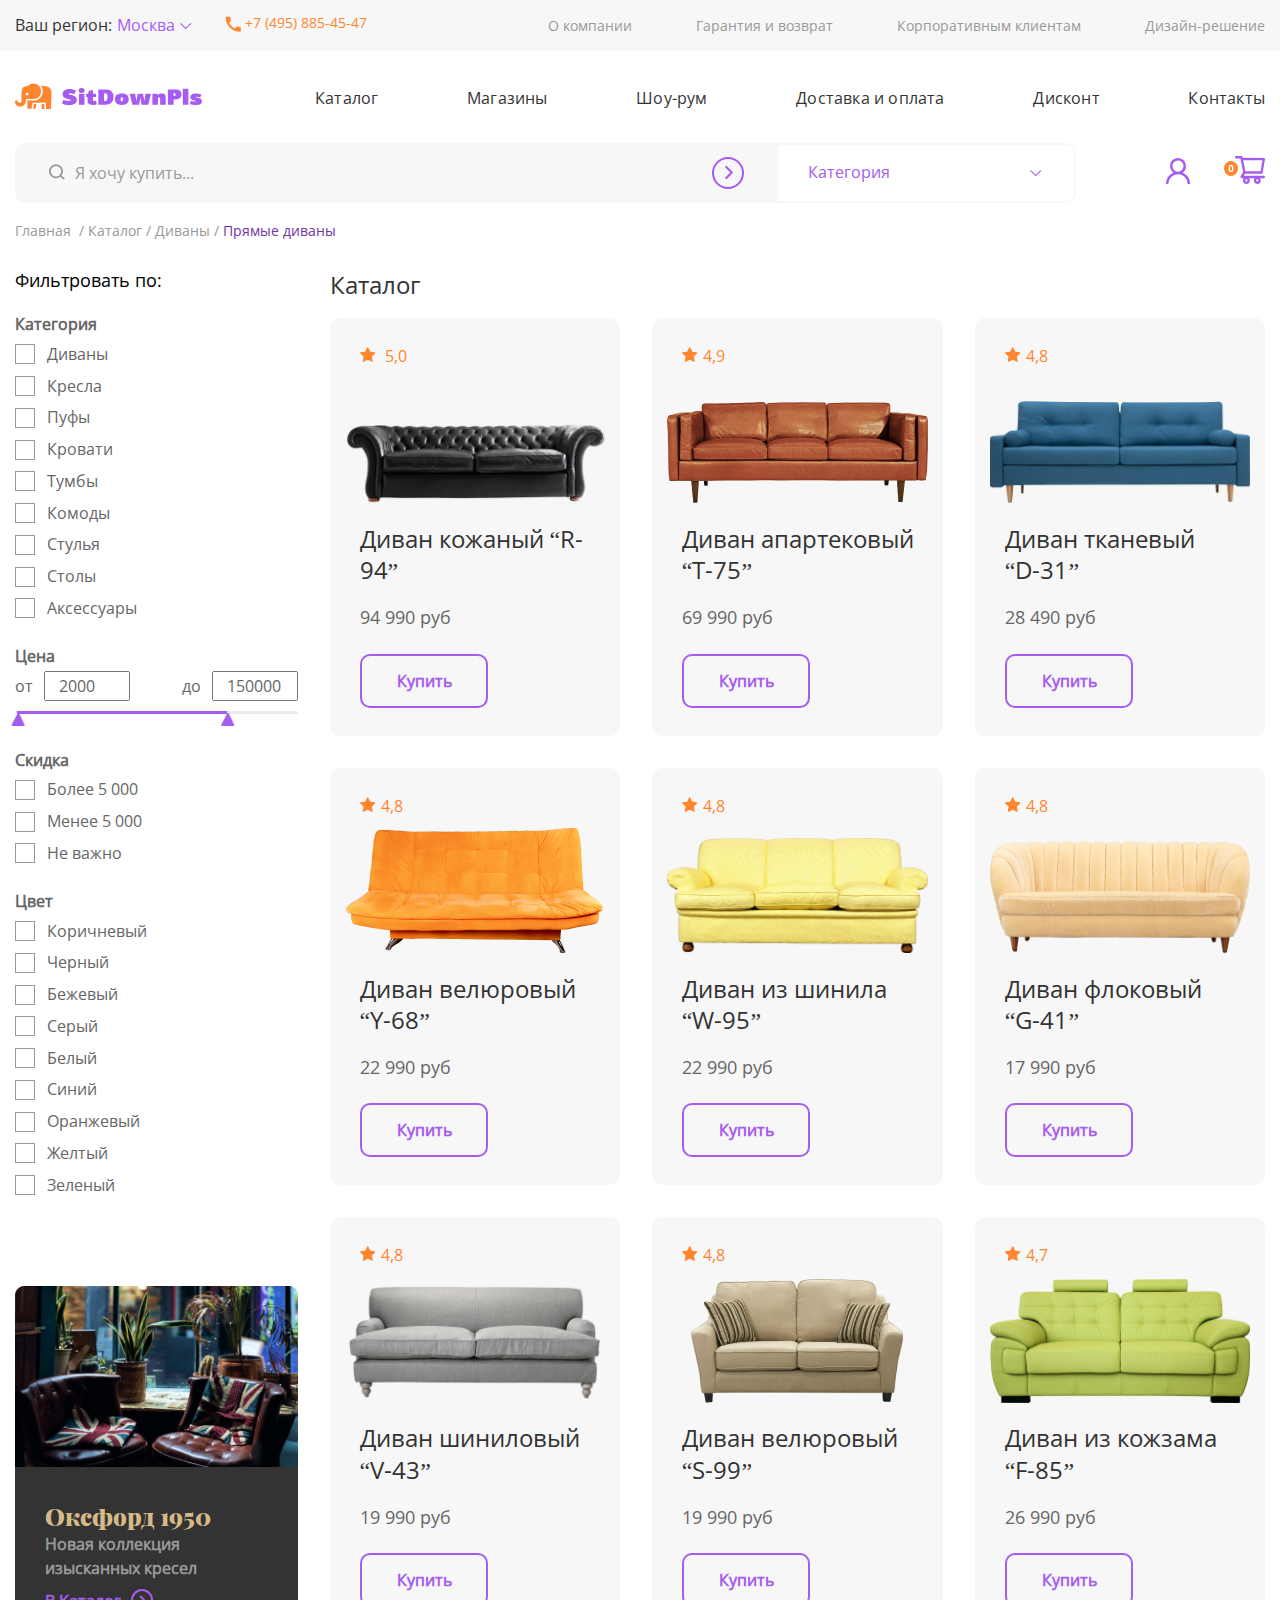
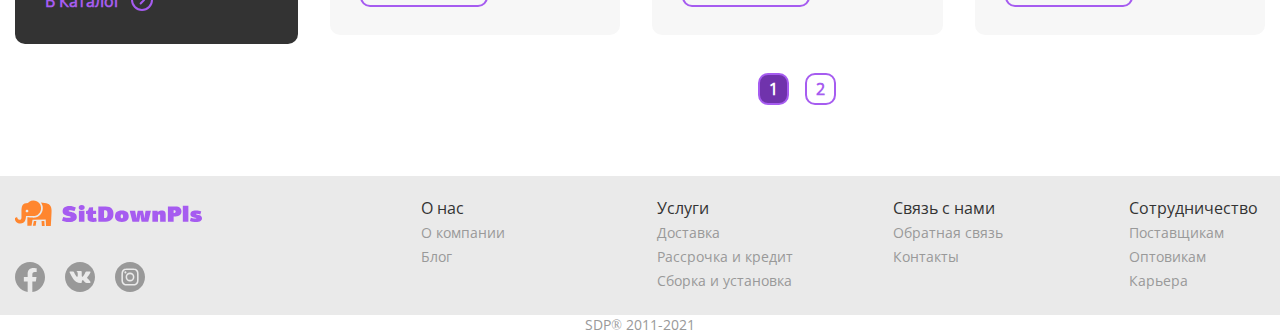
<file: catalog.html>
<!DOCTYPE html>
<html lang="ru">

<head>
    <meta charset="UTF-8">
    <meta http-equiv="X-UA-Compatible" content="IE=edge">
    <meta name="viewport" content="width=device-width, initial-scale=1.0">
    <link type="image/x-icon" href="./img/favicon.ico" rel="shortcut icon">
    <link type="Image/x-icon" href="./img/favicon.ico" rel="icon">
    <link rel="stylesheet" href="./css/normalize.css">
    <link rel="stylesheet" href="./css/custom-select.css">
    <link rel="stylesheet" href="./css/nouislider.min.css">
    <link rel="stylesheet" href="./css/main.min.css">
    <link rel="stylesheet" href="./css/header.min.css">
    <link rel="stylesheet" href="./css/choices.min.css">
    <link rel="stylesheet" href="./css/rate.min.css">
    <link rel="stylesheet" href="./css/hero_and_offers.min.css">
    <link rel="stylesheet" href="./css/categories.min.css">
    <link rel="stylesheet" href="./css/footer.min.css">
    <link rel="stylesheet" href="./css/catalog.min.css">
    <link rel="stylesheet" href="./css/media.min.css">
    <title>Document</title>
</head>

<body>
    <h1 class="visually-hidden">SitDownPls</h1>
    <header class="header">
        <div class="logo-320">
            <svg class="header-logo-320">
                <use xlink:href="img/sprite.svg#logo"></use>
            </svg>
        </div>
        <div class="header-background">
            <div class="header-nav-menu">
                <div class="header-nav">
                    <div class="header-select">
                        <span class="header__region">Ваш&nbsp;регион:</span>
                        <div class="select" id="select-1">
                            <button class="select__toggle focus" data-index="-1" data-select="toggle" type="button" name="city" value="">Москва</button>

                            <div class="select__dropdown">
                                <ul class="select__options">
                                    <li class="select__option" data-index="0" data-select="option" data-value="Kazan">
                                        Казань</li>
                                    <li class="select__option" data-index="1" data-select="option" data-value="Ufa">Уфа
                                    </li>
                                    <li class="select__option" data-index="2" data-select="option" data-value="Perm">
                                        Пермь</li>
                                </ul>
                            </div>
                        </div>
                    </div>
                    <a href="tel:+74958854547" class="header-tel focus-tel">
                        <svg class="tel-svg">
                            <use xlink:href="img/sprite.svg#phone"></use>
                        </svg>
                        <span class="header__tel">+7 (495) 885-45-47</span></a>
                </div>
                <div class="header-nav-menu header-1920">
                    <div class="header-list-1024">
                        <div class="header-menu">
                            <ul class="header__list list-reset">
                                <li class="header__li"><a class="header__link link-outline" href="#">О компании</a></li>
                                <li class="header__li"><a class="header__link link-outline" href="#">Гарантия и
                                        возврат</a></li>
                                <li class="header__li"><a class="header__link link-outline" href="./cooperation.html">Корпоративным клиентам</a></li>
                                <li class="header__li"><a class="header__link link-outline" href="#">Дизайн-решение</a>
                                </li>
                            </ul>
                        </div>
                    </div>
                    <div class="hero-list-down-item svg-1024">
                        <svg class="user-icon">
                            <use xlink:href="img/sprite.svg#user"></use>
                        </svg>
                        <svg class="cart-icon">
                            <use xlink:href="img/sprite.svg#shopping_cart"></use>
                        </svg>
                    </div>
                </div>
            </div>
        </div>

        <div class="container">
            <div class="hero-list">
                <div class="burger-menu">
                    <input id="menu__toggle" type="checkbox">
                    <label class="menu-btn" for="menu__toggle">
                        <span></span>
                    </label>

                    <ul class="menu-box list-reset">
                        <li class="hero-list-nav-item"><a href="./catalog.html" class="link-outline">Каталог</a></li>
                        <li class="hero-list-nav-item"><a href="#" class="link-outline">Магазины</a></li>
                        <li class="hero-list-nav-item"><a href="#" class="link-outline">Шоу-рум</a></li>
                        <li class="hero-list-nav-item"><a href="#" class="link-outline">Доставка и оплата</a></li>
                        <li class="hero-list-nav-item"><a href="#" class="link-outline">Дисконт</a></li>
                        <li class="hero-list-nav-item"><a href="#" class="link-outline">Контакты</a></li>
                        <li>
                            <ul class="burger-menu-576 list-reset">
                                <li class="burger-menu-576-item"><a class="header__link link-outline" href="#">О
                                        компании</a></li>
                                <li class="burger-menu-576-item"><a class="header__link link-outline" href="#">Гарантия
                                        и возврат</a></li>
                                <li class="burger-menu-576-item"><a class="header__link link-outline" href="./cooperation.html">Корпоративным клиентам</a></li>
                                <li class="burger-menu-576-item"><a class="header__link link-outline" href="#">Дизайн-решение</a></li>
                            </ul>
                        </li>
                    </ul>
                </div>

                <svg class="header-logo">
                    <use xlink:href="img/sprite.svg#logo"></use>
                </svg>

                <div class="svg-768">
                    <svg class="user-icon">
                        <use xlink:href="img/sprite.svg#user"></use>
                    </svg>
                    <svg class="cart-icon">
                        <use xlink:href="img/sprite.svg#shopping_cart"></use>
                    </svg>
                </div>
                <div class="hero-nav-item">
                    <ul class="hero-list-nav list-reset">
                        <li class="hero-list-nav-item"><a href="./catalog.html" class="link-outline">Каталог</a></li>
                        <li class="hero-list-nav-item"><a href="#" class="link-outline">Магазины</a></li>
                        <li class="hero-list-nav-item"><a href="#" class="link-outline">Шоу-рум</a></li>
                        <li class="hero-list-nav-item"><a href="#" class="link-outline">Доставка и оплата</a></li>
                        <li class="hero-list-nav-item"><a href="#" class="link-outline">Дисконт</a></li>
                        <li class="hero-list-nav-item"><a href="#" class="link-outline">Контакты</a></li>
                    </ul>
                </div>
            </div>
            <div class="hero-list-down">
                <div class="hero-list-down-item">
                    <div class="list-down-list">
                        <form class="header-form">
                            <input class="hero-textarea" type="text" placeholder="Я хочу купить...">
                            <svg class="search-icon">
                                <use xlink:href="img/sprite.svg#search"></use>
                            </svg>
                            <button class="btn-reset form-arrow" type="submit">
                                <svg class="arrow-icon">
                                    <use xlink:href="img/sprite.svg#arrow-icon"></use>
                                </svg>
                            </button>
                        </form>
                    </div>
                    <div class="select-width">
                        <div class="select" id="select-2">
                            <button class="select__toggle select__toggle-2" data-index="-1" data-select="toggle" type="button" name="car" value>Категория</button>
                            <div class="select__dropdown select__dropdown-2">
                                <ul class="select__options select__options-2 list-reset">
                                    <li class="select__option select__option-2" data-index="0" data-select="option" data-value="volkswagen">Диваны</li>
                                    <li class="select__option select__option-2" data-index="1" data-select="option" data-value="ford">Кресла</li>
                                    <li class="select__option select__option-2" data-index="2" data-select="option" data-value="toyota">Пуфы</li>
                                    <li class="select__option select__option-2" data-index="0" data-select="option" data-value="volkswagen">Кровати</li>
                                    <li class="select__option select__option-2" data-index="1" data-select="option" data-value="ford">Тумбы</li>
                                    <li class="select__option select__option-2" data-index="2" data-select="option" data-value="toyota">Комоды</li>
                                    <li class="select__option select__option-2" data-index="0" data-select="option" data-value="volkswagen">Стулья</li>
                                    <li class="select__option select__option-2" data-index="1" data-select="option" data-value="ford">Столы</li>
                                    <li class="select__option select__option-2" data-index="2" data-select="option" data-value="toyota">Аксессуары</li>
                                </ul>
                            </div>
                        </div>
                    </div>
                </div>
                <div>
                    <div class="hero-list-down-item hero-svg">
                        <button class="btn-reset icon-user focus">
                            <svg class="user-icon">
                                <use xlink:href="img/sprite.svg#user"></use>
                            </svg>
                        </button>
                        <button class="btn-reset focus">
                            <svg class="cart-icon">
                                <use xlink:href="img/sprite.svg#shopping_cart"></use>
                            </svg>
                        </button>
                    </div>
                </div>
            </div>
        </div>
    </header>
    <section class="nav">
        <h2 class="visually-hidden">SitDownPls</h2>
        <div class="container">
            <nav class="catalog-nav">

                <div class="catalog-nav-item">
                    <a href="./index.html" class="catalog-item">Главная&nbsp;</a>
                    <span class="catalog-item">/&nbsp;</span>
                </div>
                <div class="catalog-nav-item">
                    <a href="#" class="catalog-item">Каталог</a>
                    <span class="catalog-item">/&nbsp;</span>
                </div>
                <div class="catalog-nav-item">
                    <a href="#" class="catalog-item">Диваны</a>
                    <span class="catalog-item">/&nbsp;</span>
                </div>
                <div class="catalog-nav-item">
                    <a href="#" class="choisen catalog-item">Прямые диваны</a>
                </div>
            </nav>
        </div>
    </section>
    <main>
        <div class="container main">
            <aside class="asise">

                <h2 class="catalog-aside-title">Фильтровать по:</h2>
                <h3 class="catalog-aside-choise-title aside-category">Категория</h3>
                <div class="catalog-checkbox">
                    <label class="custom-checkbox" for="check-1">
                        <input id="check-1" class="catalog-check" type="checkbox" value="value-1" tabindex="0">
                        <span class="checked">Диваны</span>
                    </label>
                    <label class="custom-checkbox" for="check-2">
                        <input id="check-2" class="catalog-check" type="checkbox" value="value-1" tabindex="0">
                        <span class="checked">Кресла</span>
                    </label>
                    <label class="custom-checkbox" for="check-3">
                        <input id="check-3" class="catalog-check" type="checkbox" value="value-1" tabindex="0">
                        <span class="checked">Пуфы</span>
                    </label>
                    <label class="custom-checkbox" for="check-4">
                        <input id="check-4" class="catalog-check" type="checkbox" value="value-1" tabindex="0">
                        <span class="checked">Кровати</span>
                    </label>
                    <label class="custom-checkbox" for="check-5">
                        <input id="check-5" class="catalog-check" type="checkbox" value="value-1" tabindex="0">
                        <span class="checked">Тумбы</span>
                    </label>
                    <label class="custom-checkbox" for="check-6">
                        <input id="check-6" class="catalog-check" type="checkbox" value="value-1" tabindex="0">
                        <span class="checked">Комоды</span>
                    </label>
                    <label class="custom-checkbox" for="check-7">
                        <input id="check-7" class="catalog-check" type="checkbox" value="value-1" tabindex="0">
                        <span class="checked">Стулья</span>
                    </label>
                    <label class="custom-checkbox" for="check-8">
                        <input id="check-8" class="catalog-check" type="checkbox" value="value-1" tabindex="0">
                        <span class="checked">Столы</span>
                    </label>
                    <label class="custom-checkbox" for="check-9">
                        <input id="check-9" class="catalog-check" type="checkbox" value="value-1" tabindex="0">
                        <span class="checked">Аксессуары</span>
                    </label>
                </div>
                <h3 class="catalog-aside-choise-title aside-price">Цена</h3>
                <div class="catalog-slider-inputs">

                    <label class="catalog-sldier-inputs">
                        <span class="catalog-slider-text">от</span>
                        <input type="number" min="500" max="200000" id="input-0">
                    </label>
                    <label class="catalog-sldier-inputs">
                        <span class="catalog-slider-text">до</span>
                        <input type="number" min="500" max="200000" id="input-1">
                    </label>
                </div>
                <div id="catalog-slider"></div>

                <h3 class="catalog-aside-choise-title aside-category">Скидка</h3>
                <div class="catalog-checkbox">
                    <label class="custom-checkbox" for="check-10">
                        <input id="check-10" class="catalog-check" type="checkbox" value="value-1" tabindex="0">
                        <span class="checked">Более 5 000</span>
                    </label>
                    <label class="custom-checkbox" for="check-11">
                        <input id="check-11" class="catalog-check" type="checkbox" value="value-1" tabindex="0">
                        <span class="checked">Менее 5 000</span>
                    </label>
                    <label class="custom-checkbox" for="check-12">
                        <input id="check-12" class="catalog-check" type="checkbox" value="value-1" tabindex="0">
                        <span class="checked">Не важно</span>
                    </label>
                </div>
                <h3 class="catalog-aside-choise-title aside-category">Цвет</h3>
                <div class="catalog-checkbox last-checkbox">
                    <label class="custom-checkbox" for="check-13">
                        <input id="check-13" class="catalog-check" type="checkbox" value="value-1" tabindex="0">
                        <span class="checked">Коричневый</span>
                    </label>
                    <label class="custom-checkbox" for="check-14">
                        <input id="check-14" class="catalog-check" type="checkbox" value="value-1" tabindex="0">
                        <span class="checked">Черный</span>
                    </label>
                    <label class="custom-checkbox" for="check-15">
                        <input id="check-15" class="catalog-check" type="checkbox" value="value-1" tabindex="0">
                        <span class="checked">Бежевый</span>
                    </label>
                    <label class="custom-checkbox" for="check-16">
                        <input id="check-16" class="catalog-check" type="checkbox" value="value-1" tabindex="0">
                        <span class="checked">Серый</span>
                    </label>
                    <label class="custom-checkbox" for="check-17">
                        <input id="check-17" class="catalog-check" type="checkbox" value="value-1" tabindex="0">
                        <span class="checked">Белый</span>
                    </label>
                    <label class="custom-checkbox" for="check-18">
                        <input id="check-18" class="catalog-check" type="checkbox" value="value-1" tabindex="0">
                        <span class="checked">Синий</span>
                    </label>
                    <label class="custom-checkbox" for="check-19">
                        <input id="check-19" class="catalog-check" type="checkbox" value="value-1" tabindex="0">
                        <span class="checked">Оранжевый</span>
                    </label>
                    <label class="custom-checkbox" for="check-20">
                        <input id="check-20" class="catalog-check" type="checkbox" value="value-1" tabindex="0">
                        <span class="checked">Желтый</span>
                    </label>
                    <label class="custom-checkbox" for="check-21">
                        <input id="check-21" class="catalog-check" type="checkbox" value="value-1" tabindex="0">
                        <span class="checked">Зеленый</span>
                    </label>
                </div>
                <article class="oxford-card">
                    <img src="./img/oxford-catalog.png" alt="Картинка диванов">
                    <div class="oxford-card-text">
                        <h3 class="oxford-card-title">Оксфорд 1950</h3>
                        <span class="oxford-card-descr">Новая коллекция изысканных кресел</span>
                        <a href="#" class="categories-link link-big">В Каталог</a>
                    </div>
                </article>
            </aside>
            <section>
                <h2 class="main-title">Каталог</h2>
                <div class="select-block">
                    <h2 class="select-block-title">Фильтры:</h2>
                    <div class="select-block-list">
                        <div class="select" id="select-3">
                            <button class="select__toggle-3 btn-reset" data-index="-1" data-select="toggle" type="button" name="category" value="">Категория</button>

                            <div class="select__dropdown select__dropdown-3">
                                <ul class="select__options select__options-margin">
                                    <li class="select__option select__option-3" data-index="0" data-select="option" data-value="Sofa">
                                        <label class="custom-checkbox" for="check-22">
                                            <input id="check-22" class="catalog-check" type="checkbox" value="value-1"
                                                tabindex="0">
                                            <span class="checked">Диваны</span>
                                        </label>
                                    </li>
                                    <li class="select__option select__option-3" data-index="1" data-select="option" data-value="sofa">
                                        <label class="custom-checkbox" for="check-23">
                                            <input id="check-23" class="catalog-check" type="checkbox" value="value-1"
                                                tabindex="0">
                                            <span class="checked">Кресла</span>
                                        </label>
                                    </li>
                                    <li class="select__option select__option-3" data-index="2" data-select="option" data-value="Puff">
                                        <label class="custom-checkbox" for="check-24">
                                            <input id="check-24" class="catalog-check" type="checkbox" value="value-1"
                                                tabindex="0">
                                            <span class="checked">Пуфы</span>
                                        </label>
                                    </li>
                                    <li class="select__option select__option-3" data-index="2" data-select="option" data-value="Bed">
                                        <label class="custom-checkbox" for="check-25">
                                            <input id="check-25" class="catalog-check" type="checkbox" value="value-1"
                                                tabindex="0">
                                            <span class="checked">Кровати</span>
                                        </label>
                                    </li>
                                    <li class="select__option select__option-3" data-index="2" data-select="option" data-value="Tumba">
                                        <label class="custom-checkbox" for="check-26">
                                            <input id="check-26" class="catalog-check" type="checkbox" value="value-1"
                                                tabindex="0">
                                            <span class="checked">Тумбы</span>
                                        </label>
                                    </li>
                                    <li class="select__option select__option-3" data-index="2" data-select="option" data-value="Commode">
                                        <label class="custom-checkbox" for="check-27">
                                            <input id="check-27" class="catalog-check" type="checkbox" value="value-1"
                                                tabindex="0">
                                            <span class="checked">Комоды</span>
                                        </label>
                                    </li>
                                    <li class="select__option select__option-3" data-index="2" data-select="option" data-value="Chair">
                                        <label class="custom-checkbox" for="check-28">
                                            <input id="check-28" class="catalog-check" type="checkbox" value="value-1"
                                                tabindex="0">
                                            <span class="checked">Стулья</span>
                                        </label>
                                    </li>
                                    <li class="select__option select__option-3" data-index="2" data-select="option" data-value="Table">
                                        <label class="custom-checkbox" for="check-29">
                                            <input id="check-29" class="catalog-check" type="checkbox" value="value-1"
                                                tabindex="0">
                                            <span class="checked">Столы</span>
                                        </label>
                                    </li>
                                    <li class="select__option select__option-3" data-index="2" data-select="option" data-value="Akk">
                                        <label class="custom-checkbox" for="check-30">
                                            <input id="check-30" class="catalog-check" type="checkbox" value="value-1"
                                                tabindex="0">
                                            <span class="checked">Аксессуары</span>
                                        </label>
                                    </li>
                                </ul>
                                <button class="btn-reset select-button tabs-nav-btn1" data-path="ten">+ еще 12</button>
                                <ul class="select__options tabs-item1" data-target="ten">
                                    <li class="select__option select__option-3 tabs-select" data-index="0" data-select="option" data-value="Sofa">
                                        <label class="custom-checkbox" for="check-44">
                                            <input id="check-44" class="catalog-check" type="checkbox" value="value-1"
                                                tabindex="0">
                                            <span class="checked">Диваны</span>
                                        </label>
                                    </li>
                                    <li class="select__option select__option-3" data-index="1" data-select="option" data-value="sofa">
                                        <label class="custom-checkbox" for="check-45">
                                            <input id="check-45" class="catalog-check" type="checkbox" value="value-1"
                                                tabindex="0">
                                            <span class="checked">Кресла</span>
                                        </label>
                                    </li>
                                    <li class="select__option select__option-3" data-index="2" data-select="option" data-value="Puff">
                                        <label class="custom-checkbox" for="check-46">
                                            <input id="check-46" class="catalog-check" type="checkbox" value="value-1"
                                                tabindex="0">
                                            <span class="checked">Пуфы</span>
                                        </label>
                                    </li>
                                    <li class="select__option select__option-3" data-index="2" data-select="option" data-value="Bed">
                                        <label class="custom-checkbox" for="check-47">
                                            <input id="check-47" class="catalog-check" type="checkbox" value="value-1"
                                                tabindex="0">
                                            <span class="checked">Кровати</span>
                                        </label>
                                    </li>
                                    <li class="select__option select__option-3" data-index="2" data-select="option" data-value="Tumba">
                                        <label class="custom-checkbox" for="check-48">
                                            <input id="check-48" class="catalog-check" type="checkbox" value="value-1"
                                                tabindex="0">
                                            <span class="checked">Тумбы</span>
                                        </label>
                                    </li>
                                    <li class="select__option select__option-3" data-index="2" data-select="option" data-value="Commode">
                                        <label class="custom-checkbox" for="check-49">
                                            <input id="check-49" class="catalog-check" type="checkbox" value="value-1"
                                                tabindex="0">
                                            <span class="checked">Комоды</span>
                                        </label>
                                    </li>
                                    <li class="select__option select__option-3" data-index="2" data-select="option" data-value="Chair">
                                        <label class="custom-checkbox" for="check-50">
                                            <input id="check-50" class="catalog-check" type="checkbox" value="value-1"
                                                tabindex="0">
                                            <span class="checked">Стулья</span>
                                        </label>
                                    </li>
                                    <li class="select__option select__option-3" data-index="2" data-select="option" data-value="Table">
                                        <label class="custom-checkbox" for="check-52">
                                            <input id="check-52" class="catalog-check" type="checkbox" value="value-1"
                                                tabindex="0">
                                            <span class="checked">Столы</span>
                                        </label>
                                    </li>
                                    <li class="select__option select__option-3" data-index="2" data-select="option" data-value="Akk">
                                        <label class="custom-checkbox" for="check-53">
                                            <input id="check-53" class="catalog-check" type="checkbox" value="value-1"
                                                tabindex="0">
                                            <span class="checked">Аксессуары</span>
                                        </label>
                                    </li>
                                </ul>
                            </div>
                        </div>
                        <div class="select" id="select-4">
                            <button class="select__toggle-3 btn-reset" data-index="-1" data-select="toggle" type="button" name="price" value="">Цена</button>

                            <div class="select__dropdown select__dropdown-3">
                                <div class="select__options">
                                    <div class="catalog-slider-inputs">

                                        <label class="catalog-sldier-inputs">
                                            <span class="catalog-slider-text">от</span>
                                            <input type="number" min="500" max="200000" id="input-2">
                                        </label>
                                        <label class="catalog-sldier-inputs">
                                            <span class="catalog-slider-text">до</span>
                                            <input type="number" min="500" max="200000" id="input-3">
                                        </label>
                                    </div>

                                </div>
                            </div>
                        </div>
                        <div class="select" id="select-5">
                            <button class="select__toggle-3 btn-reset" data-index="-1" data-select="toggle" type="button" name="sale" value="">Скидка</button>

                            <div class="select__dropdown select__dropdown-3">
                                <ul class="select__options select__options-margin">
                                    <li class="select__option select__option-3" data-index="0" data-select="option" data-value="more-5000">
                                        <label class="custom-checkbox" for="check-31">
                                            <input id="check-31" class="catalog-check" type="checkbox" value="value-1"
                                                tabindex="0">
                                            <span class="checked">Более 5 000</span>
                                        </label>
                                    </li>
                                    <li class="select__option select__option-3" data-index="0" data-select="option" data-value="less-5000">
                                        <label class="custom-checkbox" for="check-32">
                                            <input id="check-32" class="catalog-check" type="checkbox" value="value-1"
                                                tabindex="0">
                                            <span class="checked">Менее 5 000</span>
                                        </label>
                                    </li>
                                    <li class="select__option select__option-3" data-index="0" data-select="option" data-value="no-matter">
                                        <label class="custom-checkbox" for="check-33">
                                            <input id="check-33" class="catalog-check" type="checkbox" value="value-1"
                                                tabindex="0">
                                            <span class="checked">Не важно</span>
                                        </label>
                                    </li>
                                </ul>
                            </div>
                        </div>
                        <div class="select" id="select-10">
                            <button class="select__toggle-3 btn-reset" data-index="-1" data-select="toggle" type="button" name="sale" value="">Скидка</button>

                            <div class="select__dropdown select__dropdown-3">
                                <ul class="select__options select__options-margin">
                                    <li class="select__option select__option-3" data-index="0" data-select="option" data-value="more-5000">
                                        <label class="custom-checkbox" for="check-100">
                                            <input id="check-100" class="catalog-check" type="checkbox" value="value-1"
                                                tabindex="0">
                                            <span class="checked">> 5 000</span>
                                        </label>
                                    </li>
                                    <li class="select__option select__option-3" data-index="0" data-select="option" data-value="less-5000">
                                        <label class="custom-checkbox" for="check-101">
                                            <input id="check-101" class="catalog-check" type="checkbox" value="value-1"
                                                tabindex="0">
                                            <span class="checked">&lt; 5 000</span>
                                        </label>
                                    </li>
                                    <li class="select__option select__option-3" data-index="0" data-select="option" data-value="no-matter">
                                        <label class="custom-checkbox" for="check-102">
                                            <input id="check-102" class="catalog-check" type="checkbox" value="value-1"
                                                tabindex="0">
                                            <span class="checked">Не важно</span>
                                        </label>
                                    </li>
                                </ul>
                            </div>
                        </div>
                        <div class="select" id="select-6">
                            <button class="select__toggle-3 btn-reset" data-index="-1" data-select="toggle" type="button" name="color" value="">Цвет</button>

                            <div class="select__dropdown select__dropdown-3">
                                <ul class="select__options select__options-margin">
                                    <li class="select__option select__option-3" data-index="0" data-select="option" data-value="brown">
                                        <label class="custom-checkbox" for="check-34">
                                            <input id="check-34" class="catalog-check" type="checkbox" value="value-1"
                                                tabindex="0">
                                            <span class="checked">Коричневый</span>
                                        </label>
                                    </li>
                                    <li class="select__option select__option-3" data-index="0" data-select="option" data-value="black">
                                        <label class="custom-checkbox" for="check-35">
                                            <input id="check-35" class="catalog-check" type="checkbox" value="value-1"
                                                tabindex="0">
                                            <span class="checked">Черный</span>
                                        </label>
                                    </li>
                                    <li class="select__option select__option-3" data-index="0" data-select="option" data-value="bej">
                                        <label class="custom-checkbox" for="check-36">
                                            <input id="check-36" class="catalog-check" type="checkbox" value="value-1"
                                                tabindex="0">
                                            <span class="checked">Бежевый</span>
                                        </label>
                                    </li>
                                    <li class="select__option select__option-3" data-index="0" data-select="option" data-value="gray">
                                        <label class="custom-checkbox" for="check-37">
                                            <input id="check-37" class="catalog-check" type="checkbox" value="value-1"
                                                tabindex="0">
                                            <span class="checked">Серый</span>
                                        </label>
                                    </li>
                                    <li class="select__option select__option-3" data-index="0" data-select="option" data-value="white">
                                        <label class="custom-checkbox" for="check-38">
                                            <input id="check-38" class="catalog-check" type="checkbox" value="value-1"
                                                tabindex="0">
                                            <span class="checked">Белый</span>
                                        </label>
                                    </li>
                                    <li class="select__option select__option-3" data-index="0" data-select="option" data-value="blue">
                                        <label class="custom-checkbox" for="check-39">
                                            <input id="check-39" class="catalog-check" type="checkbox" value="value-1"
                                                tabindex="0">
                                            <span class="checked">Синий</span>
                                        </label>
                                    </li>
                                    <li class="select__option select__option-3" data-index="0" data-select="option" data-value="orange">
                                        <label class="custom-checkbox" for="check-40">
                                            <input id="check-40" class="catalog-check" type="checkbox" value="value-1"
                                                tabindex="0">
                                            <span class="checked">Оранжевый</span>
                                        </label>
                                    </li>
                                    <li class="select__option select__option-3" data-index="0" data-select="option" data-value="yellow">
                                        <label class="custom-checkbox" for="check-42">
                                            <input id="check-42" class="catalog-check" type="checkbox" value="value-1"
                                                tabindex="0">
                                            <span class="checked">Желтый</span>
                                        </label>
                                    </li>
                                    <li class="select__option select__option-3" data-index="0" data-select="option" data-value="green">
                                        <label class="custom-checkbox" for="check-43">
                                            <input id="check-43" class="catalog-check" type="checkbox" value="value-1"
                                                tabindex="0">
                                            <span class="checked">Зеленый</span>
                                        </label>
                                    </li>
                                </ul>

                                <button class="tabs-nav-btn2
                                btn-reset select-button" data-path="qwe">+ еще 7</button>


                                <ul class="select__options tabs-item2" data-target="qwe">
                                    <li class="select__option select__option-3" data-index="0" data-select="option" data-value="brown">
                                        <label class="custom-checkbox" for="check-54">
                                            <input id="check-54" class="catalog-check" type="checkbox" value="value-1"
                                                tabindex="0">
                                            <span class="checked">Коричневый</span>
                                        </label>
                                    </li>
                                    <li class="select__option select__option-3" data-index="0" data-select="option" data-value="black">
                                        <label class="custom-checkbox" for="check-55">
                                            <input id="check-55" class="catalog-check" type="checkbox" value="value-1"
                                                tabindex="0">
                                            <span class="checked">Черный</span>
                                        </label>
                                    </li>
                                    <li class="select__option select__option-3" data-index="0" data-select="option" data-value="bej">
                                        <label class="custom-checkbox" for="check-57">
                                            <input id="check-57" class="catalog-check" type="checkbox" value="value-1"
                                                tabindex="0">
                                            <span class="checked">Бежевый</span>
                                        </label>
                                    </li>
                                    <li class="select__option select__option-3" data-index="0" data-select="option" data-value="gray">
                                        <label class="custom-checkbox" for="check-58">
                                            <input id="check-58" class="catalog-check" type="checkbox" value="value-1"
                                                tabindex="0">
                                            <span class="checked">Серый</span>
                                        </label>
                                    </li>
                                    <li class="select__option select__option-3" data-index="0" data-select="option" data-value="white">
                                        <label class="custom-checkbox" for="check-59">
                                            <input id="check-59" class="catalog-check" type="checkbox" value="value-1"
                                                tabindex="0">
                                            <span class="checked">Белый</span>
                                        </label>
                                    </li>
                                    <li class="select__option select__option-3" data-index="0" data-select="option" data-value="blue">
                                        <label class="custom-checkbox" for="check-60">
                                            <input id="check-60" class="catalog-check" type="checkbox" value="value-1"
                                                tabindex="0">
                                            <span class="checked">Синий</span>
                                        </label>
                                    </li>
                                    <li class="select__option select__option-3" data-index="0" data-select="option" data-value="orange">
                                        <label class="custom-checkbox" for="check-61">
                                            <input id="check-61" class="catalog-check" type="checkbox" value="value-1"
                                                tabindex="0">
                                            <span class="checked">Оранжевый</span>
                                        </label>
                                    </li>
                                </ul>
                            </div>
                        </div>
                    </div>
                </div>

                <div class="catalog-list-item block-of-text tabs-item tabs-item--active" data-target="one">
                    <ul class="rate-list list-reset">
                        <li class="rate-item catalog-list-card rate-item-20">

                            <div class="rate-list-item rate-rating">
                                <svg class="star">
                                    <use xlink:href="img/sprite.svg#star"></use>
                                </svg>
                                <span class="rating">5,0</span>
                            </div>

                            <div class="rate-container-small ">
                                <div class="rate-image">
                                    <picture>
                                        <source media="(max-width: 1920px) and (min-width: 577px)" srcset="./img/rate-1.png">
                                        <source media="(max-width: 576px) and (min-width: 320px)" srcset="./img/r-94-320.png">
                                        <img src="./img/rate-1.png" alt="photo" style="width:auto;">
                                    </picture>
                                </div>
                            </div>
                            <div class="rate-container">


                                <h2 class="card-titles">Диван кожаный “R-94”</h2>


                                <div class="card-prices">94 990 руб</div>

                                <a class=" rate-btn card-buttons" href="#">Купить</a>

                            </div>
                        </li>
                        <li class="rate-item catalog-list-card rate-item-21">

                            <div class="rate-list-item rate-rating">

                                <svg class="star">
                                    <use xlink:href="img/sprite.svg#star"></use>
                                </svg><span class="rating">4,9</span>
                            </div>

                            <div class="rate-container-small ">
                                <div class="rate-image">
                                    <picture>
                                        <source media="(max-width: 1920px) and (min-width: 577px)" srcset="./img/rate-2.png">
                                        <source media="(max-width: 576px) and (min-width: 320px)" srcset="./img/t-75-320.png">
                                        <img src="./img/rate-2.png" alt="photo" style="width:auto;">
                                    </picture>
                                </div>
                            </div>
                            <div class="rate-container">


                                <h2 class="card-titles">Диван&nbsp;апартековый “T-75”</h2>


                                <div class="card-prices">69 990 руб</div>

                                <a class="rate-btn card-buttons" href="#">Купить</a>

                            </div>
                        </li>
                        <li class="rate-item catalog-list-card rate-item-22">

                            <div class="rate-list-item rate-rating">
                                <svg class="star">
                                    <use xlink:href="img/sprite.svg#star"></use>
                                </svg><span class="rating">4,8</span>
                            </div>

                            <div class="rate-container-small ">
                                <div class="rate-image">
                                    <picture>
                                        <source media="(max-width: 1920px) and (min-width: 576px)" srcset="./img/rate-3.png">
                                        <img src="./img/rate-3.png" alt="photo" style="width:auto;">
                                    </picture>
                                </div>
                            </div>
                            <div class="rate-container">


                                <h2 class="card-titles">Диван тканевый “D-31”</h2>


                                <div class="card-prices">28 490 руб</div>

                                <a class="rate-btn card-buttons" href="./card.html">Купить</a>

                            </div>
                        </li>
                        <li class="rate-item catalog-list-card rate-item-23">

                            <div class="rate-list-item rate-rating">
                                <svg class="star">
                                    <use xlink:href="img/sprite.svg#star"></use>
                                </svg><span class="rating">4,8</span>
                            </div>

                            <div class="rate-container-small ">
                                <div class="rate-image">
                                    <picture>
                                        <source media="(max-width: 1920px) and (min-width: 576px)" srcset="./img/rate-4.png">
                                        <img src="./img/rate-4.png" alt="photo" style="width:auto;">
                                    </picture>
                                </div>
                            </div>
                            <div class="rate-container">


                                <h2 class="card-titles">Диван&nbsp;велюровый “Y-68”</h2>


                                <div class="card-prices">22 990 руб</div>

                                <a class="rate-btn card-buttons" href="#">Купить</a>

                            </div>
                        </li>
                        <li class="rate-item catalog-list-card rate-item-24">

                            <div class="rate-list-item rate-rating">
                                <svg class="star">
                                    <use xlink:href="img/sprite.svg#star"></use>
                                </svg><span class="rating">4,8</span>
                            </div>

                            <div class="rate-container-small ">
                                <div class="rate-image">
                                    <picture>
                                        <source media="(max-width: 1920px) and (min-width: 576px)" srcset="./img/rate-5.png">
                                        <img src="./img/rate-5.png" alt="photo" style="width:auto;">
                                    </picture>
                                </div>
                            </div>
                            <div class="rate-container">


                                <h2 class="card-titles">Диван&nbsp;из&nbsp;шинила “W-95”</h2>


                                <div class="card-prices">22 990 руб</div>

                                <a class="rate-btn card-buttons" href="#">Купить</a>

                            </div>
                        </li>
                        <li class="rate-item catalog-list-card rate-item-25">

                            <div class="rate-list-item rate-rating">
                                <svg class="star">
                                    <use xlink:href="img/sprite.svg#star"></use>
                                </svg><span class="rating">4,8</span>
                            </div>

                            <div class="rate-container-small ">
                                <div class="rate-image">
                                    <picture>
                                        <source media="(max-width: 1920px) and (min-width: 576px)" srcset="./img/rate-6.png">
                                        <img src="./img/rate-6.png" alt="photo" style="width:auto;">
                                    </picture>
                                </div>
                            </div>
                            <div class="rate-container">


                                <h2 class="card-titles">Диван флоковый “G-41”</h2>


                                <div class="card-prices">17 990 руб</div>

                                <a class="rate-btn card-buttons" href="#">Купить</a>

                            </div>
                        </li>
                        <li class="rate-item catalog-list-card rate-item-26">

                            <div class="rate-list-item rate-rating">
                                <svg class="star">
                                    <use xlink:href="img/sprite.svg#star"></use>
                                </svg><span class="rating">4,8</span>
                            </div>

                            <div class="rate-container-small ">
                                <div class="rate-image">
                                    <picture>
                                        <source media="(max-width: 1920px) and (min-width: 576px)" srcset="./img/rate-7.png">
                                        <img src="./img/rate-7.png" alt="photo" style="width:auto;">
                                    </picture>
                                </div>
                            </div>
                            <div class="rate-container">


                                <h2 class="card-titles">Диван&nbsp;шиниловый “V-43”</h2>


                                <div class="card-prices">19 990 руб</div>

                                <a class="rate-btn card-buttons" href="#">Купить</a>

                            </div>
                        </li>
                        <li class="rate-item catalog-list-card rate-item-27">

                            <div class="rate-list-item rate-rating">
                                <svg class="star">
                                    <use xlink:href="img/sprite.svg#star"></use>
                                </svg><span class="rating">4,8</span>
                            </div>

                            <div class="rate-container-small ">
                                <div class="rate-image">
                                    <picture>
                                        <source media="(max-width: 1920px) and (min-width: 576px)" srcset="./img/rate-8.png">
                                        <img src="./img/rate-8.png" alt="photo" style="width:auto;">
                                    </picture>
                                </div>
                            </div>
                            <div class="rate-container">


                                <h2 class="card-titles">Диван&nbsp;велюровый “S-99”</h2>


                                <div class="card-prices">19 990 руб</div>

                                <a class="rate-btn card-buttons" href="#">Купить</a>

                            </div>
                        </li>
                        <li class="rate-item catalog-list-card rate-item-28">

                            <div class="rate-list-item rate-rating">
                                <svg class="star">
                                    <use xlink:href="img/sprite.svg#star"></use>
                                </svg><span class="rating">4,7</span>
                            </div>

                            <div class="rate-container-small ">
                                <div class="rate-image">
                                    <picture>
                                        <source media="(max-width: 1920px) and (min-width: 576px)" srcset="./img/rate-9.png">
                                        <img src="./img/rate-9.png" alt="photo" style="width:auto;">
                                    </picture>
                                </div>
                            </div>
                            <div class="rate-container">


                                <h2 class="card-titles">Диван из кожзама “F-85”</h2>


                                <div class="card-prices">26 990 руб</div>

                                <a class="rate-btn card-buttons" href="#">Купить</a>

                            </div>
                        </li>



                    </ul>
                </div>
                <div class="catalog-list-item block-of-text tabs-item" data-target="two" id="box2">
                    <ul class="rate-list list-reset">
                        <li class="rate-item catalog-list-card rate-item-10">

                            <div class="rate-list-item rate-rating">
                                <svg class="star">
                                    <use xlink:href="img/sprite.svg#star"></use>
                                </svg><span class="rating">4,6</span>
                            </div>

                            <div class="rate-container-small">
                                <div class="rate-image">
                                    <picture>
                                        <source media="(max-width: 1920px) and (min-width: 576px)" srcset="./img/rate-10.png">
                                        <img src="./img/rate-10.png" alt="photo" style="width:auto;">
                                    </picture>
                                </div>
                            </div>
                            <div class="rate-container">


                                <h2 class="card-titles">Диван флоковый “H-64”</h2>


                                <div class="card-prices">25 990 руб</div>

                                <a class="rate-btn card-buttons" href="#">Купить</a>

                            </div>
                        </li>
                        <li class="rate-item catalog-list-card rate-item-11">

                            <div class="rate-list-item rate-rating">
                                <svg class="star">
                                    <use xlink:href="img/sprite.svg#star"></use>
                                </svg><span class="rating">4,6</span>
                            </div>

                            <div class="rate-container-small">
                                <div class="rate-image">
                                    <picture>
                                        <source media="(max-width: 1920px) and (min-width: 576px)" srcset="./img/rate-11.png">
                                        <img src="./img/rate-11.png" alt="photo" style="width:auto;">
                                    </picture>
                                </div>
                            </div>
                            <div class="rate-container">


                                <h2 class="card-titles">Диван флоковый “H-58”</h2>


                                <div class="card-prices">23 990 руб</div>

                                <a class="rate-btn card-buttons" href="#">Купить</a>

                            </div>
                        </li>
                        <li class="rate-item catalog-list-card rate-item-12">

                            <div class="rate-list-item rate-rating">
                                <svg class="star">
                                    <use xlink:href="img/sprite.svg#star"></use>
                                </svg><span class="rating">4,6</span>
                            </div>

                            <div class="rate-container-small">
                                <div class="rate-image">
                                    <picture>
                                        <source media="(max-width: 1920px) and (min-width: 576px)" srcset="./img/rate-12.png">
                                        <img src="./img/rate-12.png" alt="photo" style="width:auto;">
                                    </picture>
                                </div>
                            </div>
                            <div class="rate-container">


                                <h2 class="card-titles">Диван из кожзама “R-43”</h2>


                                <div class="card-prices">33 990 руб</div>

                                <a class="rate-btn card-buttons" href="#">Купить</a>

                            </div>
                        </li>
                        <li class="rate-item catalog-list-card rate-item-4">

                            <div class="rate-list-item rate-rating">
                                <svg class="star">
                                    <use xlink:href="img/sprite.svg#star"></use>
                                </svg><span class="rating">4,6</span>
                            </div>

                            <div class="rate-container-small ">
                                <div class="rate-image">
                                    <picture>
                                        <source media="(max-width: 1920px) and (min-width: 576px)" srcset="./img/c-42.png">
                                        <img src="./img/c-42.png" alt="photo" style="width:auto;">
                                    </picture>
                                </div>
                            </div>
                            <div class="rate-container">


                                <h2 class="card-titles">Диван из&nbsp;шинила “С-42”</h2>


                                <div class="card-prices">18 990 руб</div>

                                <a class="rate-btn card-buttons" href="#">Купить</a>

                            </div>
                        </li>
                        <li class="rate-item catalog-list-card rate-item-5">

                            <div class="rate-list-item rate-rating">
                                <svg class="star">
                                    <use xlink:href="img/sprite.svg#star"></use>
                                </svg><span class="rating">4,6</span>
                            </div>

                            <div class="rate-container-small ">
                                <div class="rate-image">
                                    <picture>
                                        <source media="(max-width: 1920px) and (min-width: 576px)" srcset="./img/u-58.png">
                                        <img src="./img/u-58.png" alt="photo" style="width:auto;">
                                    </picture>
                                </div>
                            </div>
                            <div class="rate-container">


                                <h2 class="card-titles">Диван велюровый “U-58”</h2>


                                <div class="card-prices">21 990 руб</div>

                                <a class="rate-btn card-buttons" href="#">Купить</a>

                            </div>
                        </li>
                        <li class="rate-item catalog-list-card rate-item-6">

                            <div class="rate-list-item rate-rating">
                                <svg class="star">
                                    <use xlink:href="img/sprite.svg#star"></use>
                                </svg><span class="rating">4,5</span>
                            </div>

                            <div class="rate-container-small ">
                                <div class="rate-image">
                                    <picture>
                                        <source media="(max-width: 1920px) and (min-width: 576px)" srcset="./img/f-41.png">
                                        <img src="./img/f-41.png" alt="photo" style="width:auto;">
                                    </picture>
                                </div>
                            </div>
                            <div class="rate-container">


                                <h2 class="card-titles">Диван флоковый “F-41”</h2>


                                <div class="card-prices">17 990 руб</div>

                                <a class="rate-btn card-buttons" href="#">Купить</a>

                            </div>
                        </li>
                        <li class="rate-item catalog-list-card rate-item-7">

                            <div class="rate-list-item rate-rating">
                                <svg class="star">
                                    <use xlink:href="img/sprite.svg#star"></use>
                                </svg><span class="rating">4,5</span>
                            </div>

                            <div class="rate-container-small ">
                                <div class="rate-image">
                                    <picture>
                                        <source media="(max-width: 1920px) and (min-width: 576px)" srcset="./img/r-85.png">
                                        <img src="./img/r-85.png" alt="photo" style="width:auto;">
                                    </picture>
                                </div>
                            </div>
                            <div class="rate-container">


                                <h2 class="card-titles">Диван велюровый “R-85”</h2>


                                <div class="card-prices">34 990 руб</div>

                                <a class="rate-btn card-buttons" href="#">Купить</a>

                            </div>
                        </li>
                        <li class="rate-item catalog-list-card rate-item-8">

                            <div class="rate-list-item rate-rating">
                                <svg class="star">
                                    <use xlink:href="img/sprite.svg#star"></use>
                                </svg><span class="rating">4,5</span>
                            </div>

                            <div class="rate-container-small ">
                                <div class="rate-image">
                                    <picture>
                                        <source media="(max-width: 1920px) and (min-width: 576px)" srcset="./img/s-44.png">
                                        <img src="./img/s-44.png" alt="photo" style="width:auto;">
                                    </picture>
                                </div>
                            </div>
                            <div class="rate-container">


                                <h2 class="card-titles">Диван велюровый “S-44”</h2>


                                <div class="card-prices">19 990 руб</div>

                                <a class="rate-btn card-buttons" href="#">Купить</a>

                            </div>
                        </li>
                        <li class="rate-item catalog-list-card rate-item-9 list">

                            <div class="rate-list-item rate-rating">
                                <svg class="star">
                                    <use xlink:href="img/sprite.svg#star"></use>
                                </svg><span class="rating">4,4</span>
                            </div>

                            <div class="rate-container-small ">
                                <div class="rate-image">
                                    <picture>
                                        <source media="(max-width: 1920px) and (min-width: 576px)" srcset="./img/c-80.png">
                                        <img src="./img/c-80.png" alt="photo" style="width:auto;">
                                    </picture>
                                </div>
                            </div>
                            <div class="rate-container">


                                <h2 class="card-titles">Диван из шинила “С-80”</h2>


                                <div class="card-prices">20 990 руб</div>

                                <a class="rate-btn card-buttons" href="#">Купить</a>

                            </div>
                        </li>



                    </ul>

                </div>
                <div class="tabs-button">
                    <button class="tabs-nav-btn tabs-nav-btn--active btn-reset" data-path="one">1</button>
                    <button class="tabs-nav-btn btn-reset" data-path="two">2</button>
                </div>

                <div class="catalog-list-item rate-cards-768">
                    <div class="tabs-item768 tabs-item-active-768" data-target="six">
                        <ul class="rate-list list-reset">
                            <li class="rate-item catalog-list-card rate-item-20">

                                <div class="rate-list-item rate-rating">
                                    <svg class="star">
                                        <use xlink:href="img/sprite.svg#star"></use>
                                    </svg>
                                    <span class="rating">5,0</span>
                                </div>

                                <div class="rate-container-small ">
                                    <div class="rate-image">
                                        <picture>
                                            <source media="(max-width: 1920px) and (min-width: 577px)" srcset="./img/rate-1.png">
                                            <source media="(max-width: 576px) and (min-width: 320px)" srcset="./img/r-94-320.png">
                                            <img src="./img/rate-1.png" alt="photo" style="width:auto;">
                                        </picture>
                                    </div>
                                </div>
                                <div class="rate-container">


                                    <h2 class="card-titles">Диван кожаный “R-94”</h2>


                                    <div class="card-prices">94 990 руб</div>

                                    <a class=" rate-btn card-buttons" href="#">Купить</a>

                                </div>
                            </li>
                            <li class="rate-item catalog-list-card rate-item-21">

                                <div class="rate-list-item rate-rating">

                                    <svg class="star">
                                        <use xlink:href="img/sprite.svg#star"></use>
                                    </svg><span class="rating">4,9</span>
                                </div>

                                <div class="rate-container-small ">
                                    <div class="rate-image">
                                        <picture>
                                            <source media="(max-width: 1920px) and (min-width: 577px)" srcset="./img/rate-2.png">
                                            <source media="(max-width: 576px) and (min-width: 320px)" srcset="./img/t-75-320.png">
                                            <img src="./img/rate-2.png" alt="photo" style="width:auto;">
                                        </picture>
                                    </div>
                                </div>
                                <div class="rate-container">


                                    <h2 class="card-titles">Диван апартековый “T-75”</h2>


                                    <div class="card-prices">69 990 руб</div>

                                    <a class="rate-btn card-buttons" href="#">Купить</a>

                                </div>
                            </li>
                            <li class="rate-item catalog-list-card rate-item-22">

                                <div class="rate-list-item rate-rating">
                                    <svg class="star">
                                        <use xlink:href="img/sprite.svg#star"></use>
                                    </svg><span class="rating">4,8</span>
                                </div>

                                <div class="rate-container-small ">
                                    <div class="rate-image">
                                        <picture>
                                            <source media="(max-width: 1920px) and (min-width: 577px)" srcset="./img/rate-3.png">
                                            <source media="(max-width: 576px) and (min-width: 320px)" srcset="./img/d-31-320.png">
                                            <img src="./img/rate-3.png" alt="photo" style="width:auto;">
                                        </picture>
                                    </div>
                                </div>
                                <div class="rate-container">


                                    <h2 class="card-titles">Диван тканевый “D-31”</h2>


                                    <div class="card-prices">28 490 руб</div>

                                    <a class="rate-btn card-buttons" href="./card.html">Купить</a>

                                </div>
                            </li>
                            <li class="rate-item catalog-list-card rate-item-23">

                                <div class="rate-list-item rate-rating">
                                    <svg class="star">
                                        <use xlink:href="img/sprite.svg#star"></use>
                                    </svg><span class="rating">4,8</span>
                                </div>

                                <div class="rate-container-small ">
                                    <div class="rate-image">
                                        <picture>
                                            <source media="(max-width: 1920px) and (min-width: 577px)" srcset="./img/rate-4.png">
                                            <source media="(max-width: 576px) and (min-width: 320px)" srcset="./img/y-68-320.png">
                                            <img src="./img/rate-4.png" alt="photo" style="width:auto;">
                                        </picture>
                                    </div>
                                </div>
                                <div class="rate-container">


                                    <h2 class="card-titles">Диван велюровый “Y-68”</h2>


                                    <div class="card-prices">22 990 руб</div>

                                    <a class="rate-btn card-buttons" href="#">Купить</a>

                                </div>
                            </li>
                            <li class="rate-item catalog-list-card rate-item-24">

                                <div class="rate-list-item rate-rating">
                                    <svg class="star">
                                        <use xlink:href="img/sprite.svg#star"></use>
                                    </svg><span class="rating">4,8</span>
                                </div>

                                <div class="rate-container-small ">
                                    <div class="rate-image">
                                        <picture>
                                            <source media="(max-width: 1920px) and (min-width: 576px)" srcset="./img/rate-5.png">
                                            <source media="(max-width: 576px) and (min-width: 320px)" srcset="./img/w-95-320.png">
                                            <img src="./img/rate-5.png" alt="photo" style="width:auto;">
                                        </picture>
                                    </div>
                                </div>
                                <div class="rate-container">


                                    <h2 class="card-titles">Диван из&nbsp;шинила “W-95”</h2>


                                    <div class="card-prices">22 990 руб</div>

                                    <a class="rate-btn card-buttons" href="#">Купить</a>

                                </div>
                            </li>
                            <li class="rate-item catalog-list-card rate-item-25">

                                <div class="rate-list-item rate-rating">
                                    <svg class="star">
                                        <use xlink:href="img/sprite.svg#star"></use>
                                    </svg><span class="rating">4,8</span>
                                </div>

                                <div class="rate-container-small ">
                                    <div class="rate-image">
                                        <picture>
                                            <source media="(max-width: 1920px) and (min-width: 577px)" srcset="./img/rate-6.png">
                                            <source media="(max-width: 576px) and (min-width: 320px)" srcset="./img/g-41-320.png">
                                            <img src="./img/rate-6.png" alt="photo" style="width:auto;">
                                        </picture>
                                    </div>
                                </div>
                                <div class="rate-container">


                                    <h2 class="card-titles">Диван флоковый “G-41”</h2>


                                    <div class="card-prices">17 990 руб</div>

                                    <a class="rate-btn card-buttons" href="#">Купить</a>

                                </div>
                            </li>
                        </ul>
                    </div>
                    <div class="tabs-item768" data-target="four">
                        <ul class="rate-list list-reset">
                            <li class="rate-item catalog-list-card rate-item-26">

                                <div class="rate-list-item rate-rating">
                                    <svg class="star">
                                        <use xlink:href="img/sprite.svg#star"></use>
                                    </svg><span class="rating">4,8</span>
                                </div>

                                <div class="rate-container-small ">
                                    <div class="rate-image">
                                        <picture>
                                            <source media="(max-width: 1920px) and (min-width: 577px)" srcset="./img/rate-7.png">
                                            <source media="(max-width: 576px) and (min-width: 320px)" srcset="./img/v-43-320.png">
                                            <img src="./img/rate-7.png" alt="photo" style="width:auto;">
                                        </picture>
                                    </div>
                                </div>
                                <div class="rate-container">


                                    <h2 class="card-titles">Диван шиниловый “V-43”</h2>


                                    <div class="card-prices">19 990 руб</div>

                                    <a class="rate-btn card-buttons" href="#">Купить</a>

                                </div>
                            </li>
                            <li class="rate-item catalog-list-card rate-item-27">

                                <div class="rate-list-item rate-rating">
                                    <svg class="star">
                                        <use xlink:href="img/sprite.svg#star"></use>
                                    </svg><span class="rating">4,8</span>
                                </div>

                                <div class="rate-container-small ">
                                    <div class="rate-image">
                                        <picture>
                                            <source media="(max-width: 1920px) and (min-width: 577px)" srcset="./img/rate-8.png">
                                            <source media="(max-width: 576px) and (min-width: 320px)" srcset="./img/s-99-320.png">
                                            <img src="./img/rate-8.png" alt="photo" style="width:auto;">
                                        </picture>
                                    </div>
                                </div>
                                <div class="rate-container">


                                    <h2 class="card-titles">Диван велюровый “S-99”</h2>


                                    <div class="card-prices">19 990 руб</div>

                                    <a class="rate-btn card-buttons" href="#">Купить</a>

                                </div>
                            </li>
                            <li class="rate-item catalog-list-card rate-item-28">

                                <div class="rate-list-item rate-rating">
                                    <svg class="star">
                                        <use xlink:href="img/sprite.svg#star"></use>
                                    </svg><span class="rating">4,7</span>
                                </div>

                                <div class="rate-container-small ">
                                    <div class="rate-image">
                                        <picture>
                                            <source media="(max-width: 1920px) and (min-width: 577px)" srcset="./img/rate-9.png">
                                            <source media="(max-width: 576px) and (min-width: 320px)" srcset="./img/f-85-320.png">
                                            <img src="./img/rate-9.png" alt="photo" style="width:auto;">
                                        </picture>
                                    </div>
                                </div>
                                <div class="rate-container">


                                    <h2 class="card-titles">Диван из кожзама “F-85”</h2>


                                    <div class="card-prices">26 990 руб</div>

                                    <a class="rate-btn card-buttons" href="#">Купить</a>

                                </div>
                            </li>
                            <li class="rate-item catalog-list-card rate-item-10">

                                <div class="rate-list-item rate-rating">
                                    <svg class="star">
                                        <use xlink:href="img/sprite.svg#star"></use>
                                    </svg><span class="rating">4,6</span>
                                </div>

                                <div class="rate-container-small">
                                    <div class="rate-image">
                                        <picture>
                                            <source media="(max-width: 1920px) and (min-width: 577px)" srcset="./img/rate-10.png">
                                            <source media="(max-width: 576px) and (min-width: 320px)" srcset="./img/h-64-320.png">
                                            <img src="./img/rate-10.png" alt="photo" style="width:auto;">
                                        </picture>
                                    </div>
                                </div>
                                <div class="rate-container">


                                    <h2 class="card-titles">Диван флоковый “H-64”</h2>


                                    <div class="card-prices">25 990 руб</div>

                                    <a class="rate-btn card-buttons" href="#">Купить</a>

                                </div>
                            </li>
                            <li class="rate-item catalog-list-card rate-item-11">

                                <div class="rate-list-item rate-rating">
                                    <svg class="star">
                                        <use xlink:href="img/sprite.svg#star"></use>
                                    </svg><span class="rating">4,6</span>
                                </div>

                                <div class="rate-container-small">
                                    <div class="rate-image">
                                        <picture>
                                            <source media="(max-width: 1920px) and (min-width: 577px)" srcset="./img/rate-11.png">
                                            <source media="(max-width: 576px) and (min-width: 320px)" srcset="./img/h-58-320.png">
                                            <img src="./img/rate-11.png" alt="photo" style="width:auto;">
                                        </picture>
                                    </div>
                                </div>
                                <div class="rate-container">


                                    <h2 class="card-titles">Диван флоковый “H-58”</h2>


                                    <div class="card-prices">23 990 руб</div>

                                    <a class="rate-btn card-buttons" href="#">Купить</a>

                                </div>
                            </li>
                            <li class="rate-item catalog-list-card rate-item-12">

                                <div class="rate-list-item rate-rating">
                                    <svg class="star">
                                        <use xlink:href="img/sprite.svg#star"></use>
                                    </svg><span class="rating">4,6</span>
                                </div>

                                <div class="rate-container-small">
                                    <div class="rate-image">
                                        <picture>
                                            <source media="(max-width: 1920px) and (min-width: 577px)" srcset="./img/rate-12.png">
                                            <source media="(max-width: 576px) and (min-width: 320px)" srcset="./img/r-43-320.png">
                                            <img src="./img/rate-12.png" alt="photo" style="width:auto;">
                                        </picture>
                                    </div>
                                </div>
                                <div class="rate-container">


                                    <h2 class="card-titles">Диван из кожзама “R-43”</h2>


                                    <div class="card-prices">33 990 руб</div>

                                    <a class="rate-btn card-buttons" href="#">Купить</a>

                                </div>
                            </li>
                        </ul>
                    </div>
                    <div class="tabs-item768" data-target="five">
                        <ul class="rate-list list-reset">
                            <li class="rate-item catalog-list-card rate-item-4">

                                <div class="rate-list-item rate-rating">
                                    <svg class="star">
                                        <use xlink:href="img/sprite.svg#star"></use>
                                    </svg><span class="rating">4,6</span>
                                </div>

                                <div class="rate-container-small ">
                                    <div class="rate-image">
                                        <picture>
                                            <source media="(max-width: 1920px) and (min-width: 577px)" srcset="./img/c-42.png">
                                            <source media="(max-width: 576px) and (min-width: 320px)" srcset="./img/c-42-320.png">
                                            <img src="./img/c-42.png" alt="photo" style="width:auto;">
                                        </picture>
                                    </div>
                                </div>
                                <div class="rate-container">


                                    <h2 class="card-titles">Диван из&nbsp;шинила “С-42”</h2>


                                    <div class="card-prices">18 990 руб</div>

                                    <a class="rate-btn card-buttons" href="#">Купить</a>

                                </div>
                            </li>
                            <li class="rate-item catalog-list-card rate-item-5">

                                <div class="rate-list-item rate-rating">
                                    <svg class="star">
                                        <use xlink:href="img/sprite.svg#star"></use>
                                    </svg><span class="rating">4,6</span>
                                </div>

                                <div class="rate-container-small ">
                                    <div class="rate-image">
                                        <picture>
                                            <source media="(max-width: 1920px) and (min-width: 577px)" srcset="./img/u-58.png">
                                            <source media="(max-width: 576px) and (min-width: 320px)" srcset="./img/u-58-320.png">
                                            <img src="./img/u-58.png" alt="photo" style="width:auto;">
                                        </picture>
                                    </div>
                                </div>
                                <div class="rate-container">


                                    <h2 class="card-titles">Диван велюровый “U-58”</h2>


                                    <div class="card-prices">21 990 руб</div>

                                    <a class="rate-btn card-buttons" href="#">Купить</a>

                                </div>
                            </li>
                            <li class="rate-item catalog-list-card rate-item-6">

                                <div class="rate-list-item rate-rating">
                                    <svg class="star">
                                        <use xlink:href="img/sprite.svg#star"></use>
                                    </svg><span class="rating">4,5</span>
                                </div>

                                <div class="rate-container-small ">
                                    <div class="rate-image">
                                        <picture>
                                            <source media="(max-width: 1920px) and (min-width: 577px)" srcset="./img/f-41.png">
                                            <source media="(max-width: 576px) and (min-width: 320px)" srcset="./img/f-41-320.png">
                                            <img src="./img/f-41.png" alt="photo" style="width:auto;">
                                        </picture>
                                    </div>
                                </div>
                                <div class="rate-container">


                                    <h2 class="card-titles">Диван флоковый “F-41”</h2>


                                    <div class="card-prices">17 990 руб</div>

                                    <a class="rate-btn card-buttons" href="#">Купить</a>

                                </div>
                            </li>
                            <li class="rate-item catalog-list-card rate-item-7">

                                <div class="rate-list-item rate-rating">
                                    <svg class="star">
                                        <use xlink:href="img/sprite.svg#star"></use>
                                    </svg><span class="rating">4,5</span>
                                </div>

                                <div class="rate-container-small ">
                                    <div class="rate-image">
                                        <picture>
                                            <source media="(max-width: 1920px) and (min-width: 577px)" srcset="./img/r-85.png">
                                            <source media="(max-width: 576px) and (min-width: 320px)" srcset="./img/r-85-320.png">
                                            <img src="./img/r-85.png" alt="photo" style="width:auto;">
                                        </picture>
                                    </div>
                                </div>
                                <div class="rate-container">


                                    <h2 class="card-titles">Диван велюровый “R-85”</h2>


                                    <div class="card-prices">34 990 руб</div>

                                    <a class="rate-btn card-buttons" href="#">Купить</a>

                                </div>
                            </li>
                            <li class="rate-item catalog-list-card rate-item-8">

                                <div class="rate-list-item rate-rating">
                                    <svg class="star">
                                        <use xlink:href="img/sprite.svg#star"></use>
                                    </svg><span class="rating">4,5</span>
                                </div>

                                <div class="rate-container-small ">
                                    <div class="rate-image">
                                        <picture>
                                            <source media="(max-width: 1920px) and (min-width: 577px)" srcset="./img/s-44.png">
                                            <source media="(max-width: 576px) and (min-width: 320px)" srcset="./img/s-44-320.png">
                                            <img src="./img/s-44.png" alt="photo" style="width:auto;">
                                        </picture>
                                    </div>
                                </div>
                                <div class="rate-container">


                                    <h2 class="card-titles">Диван велюровый “S-44”</h2>


                                    <div class="card-prices">19 990 руб</div>

                                    <a class="rate-btn card-buttons" href="#">Купить</a>

                                </div>
                            </li>
                            <li class="rate-item catalog-list-card rate-item-9 list">

                                <div class="rate-list-item rate-rating">
                                    <svg class="star">
                                        <use xlink:href="img/sprite.svg#star"></use>
                                    </svg><span class="rating">4,4</span>
                                </div>

                                <div class="rate-container-small ">
                                    <div class="rate-image">
                                        <picture>
                                            <source media="(max-width: 1920px) and (min-width: 577px)" srcset="./img/c-80.png">
                                            <source media="(max-width: 576px) and (min-width: 320px)" srcset="./img/c-80-320.png">
                                            <img src="./img/c-80.png" alt="photo" style="width:auto;">
                                        </picture>
                                    </div>
                                </div>
                                <div class="rate-container">


                                    <h2 class="card-titles">Диван из шинила “С-80”</h2>


                                    <div class="card-prices">20 990 руб</div>

                                    <a class="rate-btn card-buttons" href="#">Купить</a>

                                </div>
                            </li>
                        </ul>
                    </div>
                </div>

                <div class="tabs-button-2">
                    <button class="tabs-nav-btn768 tabs-nav-btn-active768 btn-reset" data-path="six">1</button>
                    <button class="tabs-nav-btn768 btn-reset" data-path="four">2</button>
                    <button class="tabs-nav-btn768 btn-reset" data-path="five">3</button>
                </div>



            </section>
        </div>

    </main>
    <footer class="footer">
        <div class="container">
            <div class="footer__main-list">
                <div class="footer__main-item">
                    <div class="footer__left-list">
                        <div class="footer__left-item">
                            <svg class="footer-logo">
                                <use xlink:href="img/sprite.svg#logo"></use>
                            </svg>

                        </div>
                        <div class="footer__left-item">
                            <ul class="footer-svg list-reset">
                                <li class="footer-svg__item">
                                    <a href="#" class="footer-svg-link focus" aria-label="facebook">
                                        <svg class="fb">
                                            <use xlink:href="img/sprite.svg#fb"></use>
                                        </svg>
                                    </a>
                                </li>
                                <li class="footer-svg__item">
                                    <a href="#" class="footer-svg-link focus" aria-label="vkontakte">
                                        <svg class="fb">
                                            <use xlink:href="img/sprite.svg#vk"></use>
                                        </svg>
                                    </a>
                                </li>
                                <li class="footer-svg__item">
                                    <a href="#" class="footer-svg-link focus" aria-label="instagram">
                                        <svg class="fb">
                                            <use xlink:href="img/sprite.svg#instagram"></use>
                                        </svg>
                                    </a>
                                </li>
                            </ul>
                        </div>
                    </div>
                </div>
                <div class="footer__main-item">
                    <ul class="footer__right-list list-reset">
                        <li class="footer__right-item">
                            <ul class="right-item-list list-reset">
                                <li class="right-item-item">
                                    <h3 class="footer-title">О нас</h3>
                                </li>
                                <li class="right-item-item"><a href="#">О компании</a></li>
                                <li class="right-item-item"><a href="#">Блог</a></li>
                            </ul>
                        </li>
                        <li class="footer__right-item">
                            <ul class="right-item-list list-reset">
                                <li class="right-item-item">
                                    <h3 class="footer-title">Услуги</h3>
                                </li>
                                <li class="right-item-item"><a href="#">Доставка</a></li>
                                <li class="right-item-item"><a href="#">Рассрочка и кредит</a></li>
                                <li class="right-item-item"><a href="#">Сборка и установка</a></li>
                            </ul>
                        </li>
                        <li class="footer__right-item">
                            <ul class="right-item-list list-reset">
                                <li class="right-item-item">
                                    <h3 class="footer-title">Связь с нами</h3>
                                </li>
                                <li class="right-item-item"><a href="#">Обратная связь</a></li>
                                <li class="right-item-item"><a href="#">Контакты</a></li>
                            </ul>
                        </li>
                        <li class="footer__right-item">
                            <ul class="right-item-list list-reset">
                                <li class="right-item-item">
                                    <h3 class="footer-title"><a href="#">Сотрудничество</a></h3>
                                </li>
                                <li class="right-item-item"><a href="#">Поставщикам</a></li>
                                <li class="right-item-item"><a href="#">Оптовикам</a></li>
                                <li class="right-item-item"><a href="#">Карьера</a></li>
                            </ul>
                        </li>
                    </ul>
                </div>
            </div>
        </div>
    </footer>
    <div class="container">
        <div class="last">
            <span class="last-words">SDP® 2011-2021</span>
        </div>
    </div>
    <script src="./js/custom-select.js"></script>
    <script src="./js/choices.min.js"></script>
    <script src="./js/nouislider.min.js"></script>
    <script src="./js/main.js"></script>
</body>

</html>
</file>
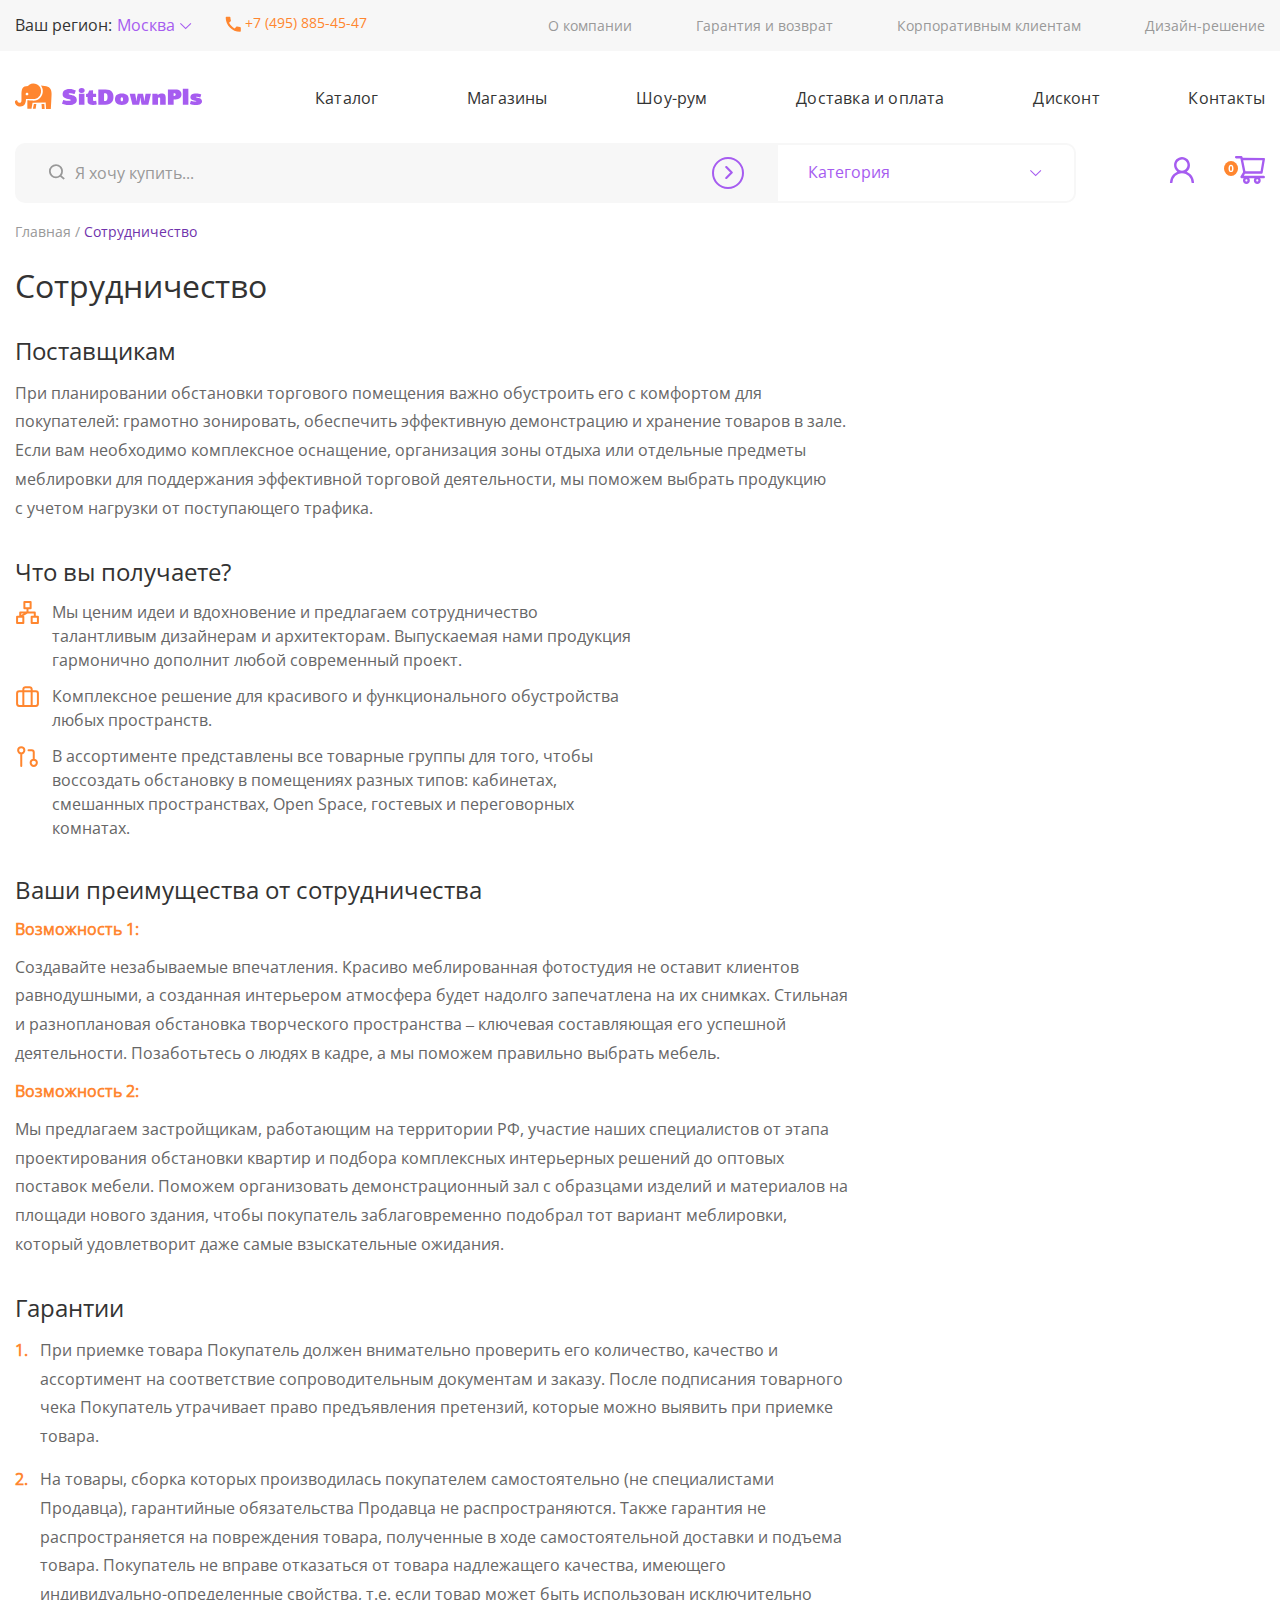
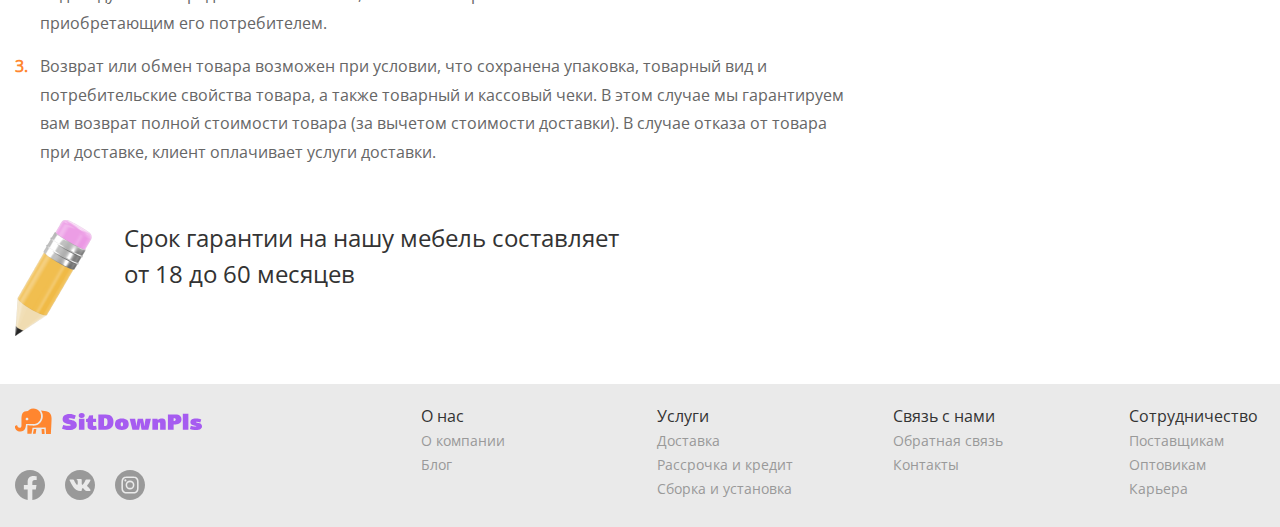
<file: cooperation.html>
<!DOCTYPE html>
<html lang="ru">

<head>
    <meta charset="UTF-8">
    <meta http-equiv="X-UA-Compatible" content="IE=edge">
    <meta name="viewport" content="width=device-width, initial-scale=1.0">
    <link type="image/x-icon" href="./img/favicon.ico" rel="shortcut icon">
    <link type="Image/x-icon" href="./img/favicon.ico" rel="icon">
    <link rel="stylesheet" href="./css/normalize.css">
    <link rel="stylesheet" href="./css/custom-select.css">
    <link rel="stylesheet" href="./css/main.min.css">
    <link rel="stylesheet" href="./css/header.min.css">
    <link rel="stylesheet" href="./css/footer.min.css">
    <link rel="stylesheet" href="./css/sotr.min.css">
    <link rel="stylesheet" href="./css/media.min.css">
    <title>SitDownPls</title>
</head>

<body>
    <h1 class="visually-hidden">SitDownPls</h1>
    <header class="header">
        <div class="logo-320">
            <svg class="header-logo-320"> 
                <use xlink:href="img/sprite.svg#logo"></use>
            </svg>
        </div>
        <div class="header-background">
            <div class="header-nav-menu">
                <div class="header-nav">
                            <div class="header-select">
                                <span class="header__region">Ваш&nbsp;регион:</span>
                                <div class="select" id="select-1">
                                    <button class="select__toggle focus" data-index="-1" data-select="toggle" type="button" name="city" value="">Москва</button>
                               
                                        <div class="select__dropdown">
                                            <ul class="select__options">
                                                <li class="select__option" data-index="0" data-select="option" data-value="Kazan">Казань</li>
                                                <li class="select__option" data-index="1" data-select="option" data-value="Ufa">Уфа</li>
                                                <li class="select__option" data-index="2" data-select="option" data-value="Perm">Пермь</li>
                                            </ul>
                                        </div>
                                </div>
                            </div>
                        <a href="tel:+74958854547" class="header-tel focus-tel">
                                    <svg class="tel-svg"> 
                                        <use xlink:href="img/sprite.svg#phone"></use>
                                    </svg>
                                <span class="header__tel">+7 (495) 885-45-47</span></a>
            </div>
            <div class="header-nav-menu header-1920">
                <div class="header-list-1024">
                    <div class="header-menu">
                        <ul class="header__list list-reset">
                            <li class="header__li"><a class="header__link link-outline" href="#">О компании</a></li>
                            <li class="header__li"><a class="header__link link-outline" href="#">Гарантия и возврат</a></li>
                            <li class="header__li"><a class="header__link link-outline" href="./cooperation.html">Корпоративным клиентам</a></li>
                            <li class="header__li"><a class="header__link link-outline" href="#">Дизайн-решение</a></li>
                        </ul>
                    </div>
        </div>
                    <div class="hero-list-down-item svg-1024">
                        <svg class="user-icon"> 
                            <use xlink:href="img/sprite.svg#user"></use>
                        </svg>
                        <svg class="cart-icon"> 
                            <use xlink:href="img/sprite.svg#shopping_cart"></use>
                        </svg>
                    </div>
                </div>
            </div>
        </div>
 
            <div class="container">
                <div class="hero-list">
                    <div class="burger-menu">
                        <input id="menu__toggle" type="checkbox">
                        <label class="menu-btn" for="menu__toggle">
                          <span></span>
                        </label>
                    
                        <ul class="menu-box list-reset">
                            <li class="hero-list-nav-item"><a href="./catalog.html" class="link-outline">Каталог</a></li>
                            <li class="hero-list-nav-item"><a href="#" class="link-outline">Магазины</a></li>
                            <li class="hero-list-nav-item"><a href="#" class="link-outline">Шоу-рум</a></li>
                            <li class="hero-list-nav-item"><a href="#" class="link-outline">Доставка и оплата</a></li>
                            <li class="hero-list-nav-item"><a href="#" class="link-outline">Дисконт</a></li>
                            <li class="hero-list-nav-item"><a href="#" class="link-outline">Контакты</a></li>
                            <li>
                                <ul class="burger-menu-576 list-reset">
                                    <li class="burger-menu-576-item"><a class="header__link link-outline" href="#">О компании</a></li>
                                    <li class="burger-menu-576-item"><a class="header__link link-outline" href="#">Гарантия и возврат</a></li>
                                    <li class="burger-menu-576-item"><a class="header__link link-outline" href="./cooperation.html">Корпоративным клиентам</a></li>
                                    <li class="burger-menu-576-item"><a class="header__link link-outline" href="#">Дизайн-решение</a></li>
                                </ul>
                            </li>
                        </ul>
                    </div>
                  
                    <svg class="header-logo"> 
                        <use xlink:href="img/sprite.svg#logo"></use>
                    </svg>
                  
                    <div class="svg-768">
                        <svg class="user-icon"> 
                            <use xlink:href="img/sprite.svg#user"></use>
                        </svg>
                        <svg class="cart-icon"> 
                            <use xlink:href="img/sprite.svg#shopping_cart"></use>
                        </svg>
                    </div>
                    <div class="hero-nav-item">
                        <ul class="hero-list-nav list-reset">
                            <li class="hero-list-nav-item"><a href="./catalog.html" class="link-outline">Каталог</a></li>
                            <li class="hero-list-nav-item"><a href="#" class="link-outline">Магазины</a></li>
                            <li class="hero-list-nav-item"><a href="#" class="link-outline">Шоу-рум</a></li>
                            <li class="hero-list-nav-item"><a href="#" class="link-outline">Доставка и оплата</a></li>
                            <li class="hero-list-nav-item"><a href="#" class="link-outline">Дисконт</a></li>
                            <li class="hero-list-nav-item"><a href="#" class="link-outline">Контакты</a></li>
                        </ul>
                    </div>
                </div>
                <div class="hero-list-down">
                    <div class="hero-list-down-item">
                        <div class="list-down-list">
                                <form class="header-form">
                                        <input class="hero-textarea" type="text" placeholder="Я хочу купить...">
                                        <svg class="search-icon"> 
                                            <use xlink:href="img/sprite.svg#search"></use>
                                        </svg>
                                    <button class="btn-reset form-arrow" type="submit">
                                        <svg class="arrow-icon"> 
                                            <use xlink:href="img/sprite.svg#arrow-icon"></use>
                                        </svg>
                                        </button>
                                </form>
                        </div>
                        <div class="select-width">
                            <div class="select" id="select-2">
                                <button class="select__toggle select__toggle-2" data-index="-1" data-select="toggle"
                                    type="button" name="car" value>Категория</button>
                                <div class="select__dropdown select__dropdown-2">
                                    <ul class="select__options select__options-2 list-reset">
                                        <li class="select__option select__option-2" data-index="0" data-select="option"
                                            data-value="volkswagen">Диваны</li>
                                        <li class="select__option select__option-2" data-index="1" data-select="option"
                                            data-value="ford">Кресла</li>
                                        <li class="select__option select__option-2" data-index="2" data-select="option"
                                            data-value="toyota">Пуфы</li>
                                        <li class="select__option select__option-2" data-index="0" data-select="option"
                                            data-value="volkswagen">Кровати</li>
                                        <li class="select__option select__option-2" data-index="1" data-select="option"
                                            data-value="ford">Тумбы</li>
                                        <li class="select__option select__option-2" data-index="2" data-select="option"
                                            data-value="toyota">Комоды</li>
                                        <li class="select__option select__option-2" data-index="0" data-select="option"
                                            data-value="volkswagen">Стулья</li>
                                        <li class="select__option select__option-2" data-index="1" data-select="option"
                                            data-value="ford">Столы</li>
                                        <li class="select__option select__option-2" data-index="2" data-select="option"
                                            data-value="toyota">Аксессуары</li>
                                    </ul>
                                </div>
                            </div>
                        </div>
                    </div>
                    <div>
                        <div class="hero-list-down-item hero-svg">
                            <button class="btn-reset icon-user focus">
                                <svg class="user-icon"> 
                                    <use xlink:href="img/sprite.svg#user"></use>
                                </svg>
                            </button>
                            <button class="btn-reset focus">
                                <svg class="cart-icon"> 
                                    <use xlink:href="img/sprite.svg#shopping_cart"></use>
                                </svg>
                            </button>
                        </div>
                    </div>
                </div>
            </div>
    </header>      
    <section class="cooperation-main">
            <div class="container">
                <nav class="cooperation-nav">   
                    <div class="cooperation-nav-list">
                        <span class="cooperation-item"><a href="./index.html">Главная</a></span>
                        <span class="cooperation-item">/</span>
                        <span class="cooperation-item"><a href="#" class="choisen">Сотрудничество</a></span>
                    </div>
                </nav>
                <h2 class="cooperation-main-title">Сотрудничество</h2>
                <h3 class="cooperation-title">Поставщикам</h3>
                <p class="cooperation-text">При планировании обстановки торгового помещения важно обустроить его с комфортом для покупателей: грамотно зонировать, обеспечить эффективную демонстрацию и хранение товаров в зале. Если вам необходимо комплексное оснащение, организация зоны отдыха или отдельные предметы меблировки для поддержания эффективной торговой деятельности, мы поможем выбрать продукцию с учетом нагрузки от поступающего трафика.</p>
                <h3 class="cooperation-title">Что вы получаете?</h3>
                <div class="get-block-list">
                <div class="get-block">
                    <svg class="cooperation-svg"> 
                        <use xlink:href="img/sprite.svg#network"></use>
                    </svg>
                    <p class="cooperation-little-text">Мы ценим идеи и вдохновение и предлагаем сотрудничество талантливым дизайнерам и архитекторам. Выпускаемая нами продукция гармонично дополнит любой современный проект.</p>
                </div>
                <div class="get-block">
                    <svg class="cooperation-svg"> 
                        <use xlink:href="img/sprite.svg#briefcase"></use>
                    </svg>
                    <p class="cooperation-little-text">Комплексное решение для красивого и функционального обустройства любых пространств.</p>
                </div>
                <div class="get-block">
                    <svg class="cooperation-svg"> 
                        <use xlink:href="img/sprite.svg#git-pull-request"></use>
                    </svg>
                    <p class="cooperation-little-text">В ассортименте представлены все товарные группы для того, чтобы воссоздать обстановку в помещениях разных типов: кабинетах, смешанных пространствах, Open Space, гостевых и переговорных комнатах.</p>
                </div>
                </div>
                <h3 class="cooperation-title posibilites-title">Ваши преимущества от сотрудничества</h3>
                <span class="posibilites">Возможность 1:</span>
                <p class="cooperation-text cooperation-text-margin">Создавайте незабываемые впечатления. Красиво меблированная фотостудия не оставит клиентов равнодушными, а созданная интерьером атмосфера будет надолго запечатлена на их снимках. Стильная и разноплановая обстановка творческого пространства – ключевая составляющая его успешной деятельности. Позаботьтесь о людях в кадре, а мы поможем правильно выбрать мебель.</p>
                <span class="posibilites">Возможность 2:</span>
                <p class="cooperation-text">Мы предлагаем застройщикам, работающим на территории РФ, участие наших специалистов от этапа проектирования обстановки квартир и подбора комплексных интерьерных решений до оптовых поставок мебели. Поможем организовать демонстрационный зал с образцами изделий и материалов на площади нового здания, чтобы покупатель заблаговременно подобрал тот вариант меблировки, который удовлетворит даже самые взыскательные ожидания.</p>
                <div class="guarantee">
                <h3 class="cooperation-title">Гарантии</h3>       
                <div class="guarantee-block">
                    <span class="guarantee-number">1.</span>
                    <p class="gurantee-text">При приемке товара Покупатель должен внимательно проверить его количество, качество и ассортимент на соответствие сопроводительным документам и заказу. После подписания товарного чека Покупатель утрачивает право предъявления претензий, которые можно выявить при приемке товара.</p>
                </div>
                <div class="guarantee-block">
                    <span class="guarantee-number">2.</span>
                    <p class="gurantee-text">На товары, сборка которых производилась покупателем самостоятельно (не специалистами Продавца), гарантийные обязательства Продавца не распространяются. Также гарантия не распространяется на повреждения товара, полученные в ходе самостоятельной доставки и подъема товара. Покупатель не вправе отказаться от товара надлежащего качества, имеющего индивидуально-определенные свойства, т.е. если товар может быть использован исключительно приобретающим его потребителем.</p>
                </div>
                <div class="guarantee-block">
                    <span class="guarantee-number">3.</span>
                    <p class="gurantee-text">Возврат или обмен товара возможен при условии, что сохранена упаковка, товарный вид и потребительские свойства товара, а также товарный и кассовый чеки. В этом случае мы гарантируем вам возврат полной стоимости товара (за вычетом стоимости доставки). В случае отказа от товара при доставке, клиент оплачивает услуги доставки.</p>
                </div>
                </div>
                <div class="guarantee-big-text">
                    <div class="guarantee-img"></div>
                    <p class="guarntee-last-text">Срок гарантии на нашу мебель составляет от 18 до 60 месяцев</p>
                </div>
                
            </div>
        </section>

    <footer class="footer">
        <div class="container">
            <div class="footer__main-list">
                <div class="footer__main-item">
                    <div class="footer__left-list">
                        <div class="footer__left-item">
                            <svg class="footer-logo"> 
                                <use xlink:href="img/sprite.svg#logo"></use>
                            </svg>
                            
                        </div>
                        <div class="footer__left-item">
                            <ul class="footer-svg list-reset">
                                <li class="footer-svg__item">
                                    <a href="#" class="footer-svg-link focus" aria-label="facebook">
                                        <svg class="fb"> 
                                            <use xlink:href="img/sprite.svg#fb"></use>
                                        </svg>
                                    </a>
                                </li>
                                <li class="footer-svg__item">
                                    <a href="#" class="footer-svg-link focus" aria-label="vkontakte">
                                        <svg class="fb"> 
                                            <use xlink:href="img/sprite.svg#vk"></use>
                                        </svg>
                                    </a>
                                </li>
                                <li class="footer-svg__item">
                                    <a href="#" class="footer-svg-link focus" aria-label="instagram">
                                        <svg class="fb"> 
                                            <use xlink:href="img/sprite.svg#instagram"></use>
                                        </svg>
                                    </a>
                                </li>
                            </ul>
                        </div>
                    </div>
                </div>
                <div class="footer__main-item">
                    <ul class="footer__right-list list-reset">
                        <li class="footer__right-item">
                            <ul class="right-item-list list-reset">
                                <li class="right-item-item">
                                    <h3 class="footer-title">О нас</h3>
                                </li>
                                <li class="right-item-item"><a href="#">О компании</a></li>
                                <li class="right-item-item"><a href="#">Блог</a></li>
                            </ul>
                        </li>
                        <li class="footer__right-item">
                            <ul class="right-item-list list-reset">
                                <li class="right-item-item">
                                    <h3 class="footer-title">Услуги</h3>
                                </li>
                                <li class="right-item-item"><a href="#">Доставка</a></li>
                                <li class="right-item-item"><a href="#">Рассрочка и кредит</a></li>
                                <li class="right-item-item"><a href="#">Сборка и установка</a></li>
                            </ul>
                        </li>
                        <li class="footer__right-item">
                            <ul class="right-item-list list-reset">
                                <li class="right-item-item">
                                    <h3 class="footer-title">Связь с нами</h3>
                                </li>
                                <li class="right-item-item"><a href="#">Обратная связь</a></li>
                                <li class="right-item-item"><a href="#">Контакты</a></li>
                            </ul>
                        </li>
                        <li class="footer__right-item">
                            <ul class="right-item-list list-reset">
                                <li class="right-item-item">
                                    <h3 class="footer-title"><a href="#">Сотрудничество</a></h3>
                                </li>
                                <li class="right-item-item"><a href="#">Поставщикам</a></li>
                                <li class="right-item-item"><a href="#">Оптовикам</a></li>
                                <li class="right-item-item"><a href="#">Карьера</a></li>
                            </ul>
                        </li>
                    </ul>
                </div>
            </div>
        </div>
    </footer>
        <script src="../js/custom-select.js"></script>
        <script src="../js/index.js"></script>
</body>
</file>
<file: css/custom-select.css>
.select {
    position: relative;
    width: 100%;
}

.select__toggle {
    display: flex;
    background-color: #fff;
    border: 1px solid #ccc;
    border-radius: 0.3125rem;
    cursor: pointer;
    align-items: center;
    width: 100%;
    font-size: 1rem;
    padding: 0.375rem 0.75rem;
    line-height: 1.4;
    user-select: none;
    font-size: 1rem;
    justify-content: space-between;
    font-style: italic;
}

.select__toggle::after {
    content: '';
    width: 0.75rem;
    height: 0.75rem;
    flex-shrink: 0;
    margin-left: 1rem;
    background-size: cover;
    background-image: url('data:image/svg+xml,%3Csvg xmlns="http://www.w3.org/2000/svg" height="100" width="100"%3E%3Cpath d="M97.625 25.3l-4.813-4.89c-1.668-1.606-3.616-2.41-5.84-2.41-2.27 0-4.194.804-5.777 2.41L50 52.087 18.806 20.412C17.223 18.805 15.298 18 13.03 18c-2.225 0-4.172.804-5.84 2.41l-4.75 4.89C.813 26.95 0 28.927 0 31.23c0 2.346.814 4.301 2.439 5.865l41.784 42.428C45.764 81.174 47.689 82 50 82c2.268 0 4.215-.826 5.84-2.476l41.784-42.428c1.584-1.608 2.376-3.563 2.376-5.865 0-2.26-.792-4.236-2.375-5.932z"/%3E%3C/svg%3E');
}

.select__toggle:focus {
    outline: none;
}

.select_show .select__toggle::after {
    transform: rotate(180deg);
}

.select__dropdown {
    display: none;
    position: absolute;
    top: 2.5rem;
    left: 0;
    right: 0;
    border: 1px solid #ccc;
    max-height: 10rem;
    overflow-y: auto;
    border-radius: 0.3125rem;
    z-index: 2;
    background-color: #fff;
}

.select_show .select__dropdown {
    display: block;
}

.select_show .select__backdrop {
    display: block;
}

.select__options {
    margin: 0;
    padding: 0;
    list-style: none;
}

.select__option {
    padding: 0.375rem 0.75rem;
}

.select__option_selected {
    background-color: #e1f5fe;
    display: flex;
    align-items: center;
    justify-content: space-between;
}

.select__option_selected::after {
    content: '';
    width: 0.75rem;
    height: 0.75rem;
    color: #0277bd;
    background-size: cover;
    background-image: url('data:image/svg+xml,%3Csvg xmlns="http://www.w3.org/2000/svg" height="100" width="100" class="svg-inline--fa fa-check fa-w-16" data-icon="check" data-prefix="fas" aria-hidden="true"%3E%3Cpath d="M33.964 85.547l-32.5-32.251a4.935 4.935 0 010-7.017l7.071-7.017a5.027 5.027 0 017.071 0L37.5 60.987l46.894-46.534a5.028 5.028 0 017.07 0l7.072 7.017a4.935 4.935 0 010 7.017l-57.5 57.06a5.027 5.027 0 01-7.072 0z" fill="%230277bd"/%3E%3C/svg%3E');
}

.select__option:hover {
    background-color: #f5f5f5;
    cursor: pointer;
    transition: 0.2s background-color ease-in-out;
}
</file>
<file: css/nouislider.min.css>
.noUi-target,.noUi-target *{-webkit-touch-callout:none;-webkit-tap-highlight-color:transparent;-webkit-user-select:none;-ms-touch-action:none;touch-action:none;-ms-user-select:none;-moz-user-select:none;user-select:none;-moz-box-sizing:border-box;box-sizing:border-box}.noUi-target{position:relative}.noUi-base,.noUi-connects{width:100%;height:100%;position:relative;z-index:1}.noUi-connects{overflow:hidden;z-index:0}.noUi-connect,.noUi-origin{will-change:transform;position:absolute;z-index:1;top:0;right:0;height:100%;width:100%;-ms-transform-origin:0 0;-webkit-transform-origin:0 0;-webkit-transform-style:preserve-3d;transform-origin:0 0;transform-style:flat}.noUi-txt-dir-rtl.noUi-horizontal .noUi-origin{left:0;right:auto}.noUi-vertical .noUi-origin{top:-100%;width:0}.noUi-horizontal .noUi-origin{height:0}.noUi-handle{-webkit-backface-visibility:hidden;backface-visibility:hidden;position:absolute}.noUi-touch-area{height:100%;width:100%}.noUi-state-tap .noUi-connect,.noUi-state-tap .noUi-origin{-webkit-transition:transform .3s;transition:transform .3s}.noUi-state-drag *{cursor:inherit!important}.noUi-horizontal{height:18px}.noUi-horizontal .noUi-handle{width:34px;height:28px;right:-17px;top:-6px}.noUi-vertical{width:18px}.noUi-vertical .noUi-handle{width:28px;height:34px;right:-6px;bottom:-17px}.noUi-txt-dir-rtl.noUi-horizontal .noUi-handle{left:-17px;right:auto}.noUi-target{background:#FAFAFA;border-radius:4px;border:1px solid #D3D3D3;box-shadow:inset 0 1px 1px #F0F0F0,0 3px 6px -5px #BBB}.noUi-connects{border-radius:3px}.noUi-connect{background:#3FB8AF}.noUi-draggable{cursor:ew-resize}.noUi-vertical .noUi-draggable{cursor:ns-resize}.noUi-handle{border:1px solid #D9D9D9;border-radius:3px;background:#FFF;cursor:default;box-shadow:inset 0 0 1px #FFF,inset 0 1px 7px #EBEBEB,0 3px 6px -3px #BBB}.noUi-active{box-shadow:inset 0 0 1px #FFF,inset 0 1px 7px #DDD,0 3px 6px -3px #BBB}.noUi-handle:after,.noUi-handle:before{content:"";display:block;position:absolute;height:14px;width:1px;background:#E8E7E6;left:14px;top:6px}.noUi-handle:after{left:17px}.noUi-vertical .noUi-handle:after,.noUi-vertical .noUi-handle:before{width:14px;height:1px;left:6px;top:14px}.noUi-vertical .noUi-handle:after{top:17px}[disabled] .noUi-connect{background:#B8B8B8}[disabled] .noUi-handle,[disabled].noUi-handle,[disabled].noUi-target{cursor:not-allowed}.noUi-pips,.noUi-pips *{-moz-box-sizing:border-box;box-sizing:border-box}.noUi-pips{position:absolute;color:#999}.noUi-value{position:absolute;white-space:nowrap;text-align:center}.noUi-value-sub{color:#ccc;font-size:10px}.noUi-marker{position:absolute;background:#CCC}.noUi-marker-sub{background:#AAA}.noUi-marker-large{background:#AAA}.noUi-pips-horizontal{padding:10px 0;height:80px;top:100%;left:0;width:100%}.noUi-value-horizontal{-webkit-transform:translate(-50%,50%);transform:translate(-50%,50%)}.noUi-rtl .noUi-value-horizontal{-webkit-transform:translate(50%,50%);transform:translate(50%,50%)}.noUi-marker-horizontal.noUi-marker{margin-left:-1px;width:2px;height:5px}.noUi-marker-horizontal.noUi-marker-sub{height:10px}.noUi-marker-horizontal.noUi-marker-large{height:15px}.noUi-pips-vertical{padding:0 10px;height:100%;top:0;left:100%}.noUi-value-vertical{-webkit-transform:translate(0,-50%);transform:translate(0,-50%);padding-left:25px}.noUi-rtl .noUi-value-vertical{-webkit-transform:translate(0,50%);transform:translate(0,50%)}.noUi-marker-vertical.noUi-marker{width:5px;height:2px;margin-top:-1px}.noUi-marker-vertical.noUi-marker-sub{width:10px}.noUi-marker-vertical.noUi-marker-large{width:15px}.noUi-tooltip{display:block;position:absolute;border:1px solid #D9D9D9;border-radius:3px;background:#fff;color:#000;padding:5px;text-align:center;white-space:nowrap}.noUi-horizontal .noUi-tooltip{-webkit-transform:translate(-50%,0);transform:translate(-50%,0);left:50%;bottom:120%}.noUi-vertical .noUi-tooltip{-webkit-transform:translate(0,-50%);transform:translate(0,-50%);top:50%;right:120%}.noUi-horizontal .noUi-origin>.noUi-tooltip{-webkit-transform:translate(50%,0);transform:translate(50%,0);left:auto;bottom:10px}.noUi-vertical .noUi-origin>.noUi-tooltip{-webkit-transform:translate(0,-18px);transform:translate(0,-18px);top:auto;right:28px}
</file>
<file: css/main.min.css>
@font-face{font-family:OpenSans;src:local("OpenSans"),url(../fonts/OpenSans-Regular.woff2) format("woff2");font-weight:400;font-style:normal;font-display:swap}@font-face{font-family:OpenSans;src:local("OpenSans"),url(../fonts/OpenSans-Regular.woff) format("woff");font-weight:400;font-style:normal;font-display:swap}@font-face{font-family:OpenSans-bold;src:local("OpenSans-bold"),url(../fonts/OpenSans-Bold.woff) format("woff");font-weight:700;font-style:normal;font-display:swap}@font-face{font-family:OpenSans-bold;src:local("OpenSans-bold"),url(../fonts/OpenSans-Regular.woff2) format("woff2");font-weight:700;font-style:normal;font-display:swap}@font-face{font-family:PlayfairDisplay;src:local("PlayfairDisplay"),url(../fonts/PlayfairDisplay-Black.woff) format("woff");font-weight:900;font-style:normal;font-display:swap}@font-face{font-family:PlayfairDisplay;src:local("PlayfairDisplay"),url(../fonts/PlayfairDisplay-Black.woff2) format("woff2");font-weight:900;font-style:normal;font-display:swap}@font-face{font-family:"Montserrat Alternates Regular";src:local("Montserrat"),url(../fonts/MontserratAlternates-Regular.woff) format("woff");font-weight:400;font-style:normal;font-display:swap}@font-face{font-family:"Montserrat Alternates Regular";src:local("Montserrat"),url(../fonts/MontserratAlternates-Regular.woff2) format("woff2");font-weight:400;font-style:normal;font-display:swap}html{box-sizing:border-box;scroll-behavior:smooth}*,::after,::before{box-sizing:inherit}body{font-family:OpenSans,sans-serif;min-width:320px}a{color:inherit;text-decoration:none;font-family:OpenSans}:focus-visible{outline:0}p{margin:0;font-family:OpenSans}img{max-width:100%}li{list-style-type:none}.list-reset{margin:0;padding:0;list-style:none}h1,h2,h3{margin:0;font-family:OpenSans}.visually-hidden{position:absolute;width:1px;height:1px;margin:-1px;border:0;padding:0;clip:rect(0,0,0,0);overflow:hidden}.btn-reset{padding:0;font-family:OpenSans;border:none;background-color:transparent;cursor:pointer}
/*# sourceMappingURL=main.min.css.map */
</file>
<file: css/header.min.css>
.container{max-width:1310px;margin-left:auto;margin-right:auto;padding:0 15px}.logo-320{display:none}.header-nav{display:flex;flex-direction:row;justify-content:space-between}.header-background{background-color:#f7f7f7}.header-select{display:flex}.header-nav-item{display:flex;flex-wrap:wrap;max-width:550px}.header__list{display:flex;flex-direction:row;justify-content:space-between;flex-wrap:wrap;max-width:750px}.item__nav{display:flex;flex-direction:row;justify-content:space-between}.header__region{font-weight:400;font-size:16px;line-height:120%;color:#333;display:flex;margin-right:5px}.header-nav-menu{display:flex;justify-content:space-between;max-width:1310px;margin-left:auto;margin-right:auto;padding:16px 15px;margin-bottom:32px}.header-1920{margin-left:unset;margin-right:unset;padding:unset;margin-bottom:unset}.selcet{margin-left:4px}#select-1{width:unset;margin-right:43px}.select__toggle{display:flex;background-color:transparent;border:none;cursor:pointer;align-items:center;width:100%;-webkit-user-select:none;-moz-user-select:none;user-select:none;font-family:OpenSans;font-style:normal;font-weight:400;font-size:16px;line-height:120%;color:#a65cf0;padding:0;transition:background-color .3s ease-in-out,color .5s ease-in-out;border-radius:0}.select__toggle:hover{color:#c998fb}#select-2:focus-visible{color:#7033ac;background-color:#ebd1ff;border-radius:0}.select__toggle:active{color:#7033ac}.select__dropdown{top:unset;border-radius:0;border:2px solid #f6f6f6}.select__toggle::after{background-image:url(../img/arrow_down.svg);height:8px;margin-left:5px}.select__toggle::after:hover{background-color:#c998fb}.select__option{padding:16px 16px 11px;font-family:OpenSans;font-style:normal;font-weight:400;font-size:14px;line-height:130%;color:#333}.select_show .select__dropdown{width:84px}.header__tel{font-weight:400;font-size:14px;line-height:100%}.header-tel{color:#ff862f;cursor:pointer;max-width:240px;display:flex;position:relative}.header-tel:hover,.header-tel:hover path{color:#ffbd59;fill:#ffbd59}.focus-tel{outline:transparent solid 5px;transition-property:color,background-color,outline;transition-duration:.3s;padding-left:10px}.focus-tel:focus-visible{color:#ff862f;background-color:#fff5d1;outline-color:#fff5d1;outline-offset:0}.header-tel:active path,.header__tel:active{fill:#bb370e;color:#bb370e}.tel-svg{position:absolute;left:-10px;top:0;width:16.5px;height:16.5px;fill:#ff862f;transition:fill .3s ease-in-out}.header-tel:hover svg{fill:#ffbd59}.header-logo{cursor:pointer;width:187px;height:27px}.header__link{font-family:OpenSans;font-style:normal;font-weight:400;font-size:14px;line-height:100%;color:#999;transition:color .3s ease-in-out;cursor:pointer;position:relative}.link-outline{outline:transparent solid 6px;transition-property:color,background-color,outline;transition-duration:.3s}.link-outline:focus-visible{color:#7033ac;background-color:#ebd1ff;outline-color:#ebd1ff;outline-offset:0}.header__link:hover{color:#a65cf0}.header__li{position:relative}.header__link:active{color:#7033ac}.header__li:not(:last-child){margin-right:64px}.hero{padding-top:30px;padding-bottom:35px}.hero-list{display:flex;justify-content:space-between}.hero-list-nav{display:flex;justify-content:space-between;flex-wrap:wrap;max-width:950px}.hero-list-nav-item{font-weight:400;font-size:16px;line-height:22px;color:#333;transition:color .3s ease-in-out;cursor:pointer;letter-spacing:.2px}.hero-list-nav-item:hover{color:#a65cf0}.hero-list-nav-item:focus-visible{color:#7033ac;background-color:#ebd1ff;outline:unset;padding:1px 10px}.hero-list-nav-item:active{color:#7033ac}.hero-list-down{display:flex;justify-content:space-between;margin-top:33px}.hero-nav-item{max-width:950px;width:100%;margin-top:4px}.hero-list-down-item{display:flex;position:relative;max-width:1061px;flex-grow:1}.list-down__item{display:flex}.burger,.burger-menu,.svg-768{display:none}.hero-textarea{width:100%;height:60px;border:unset;padding:10px 60px;border-radius:10px 0 0 10px;background:#f7f7f7;transition:background-color .3s ease-in-out}.down-item-div{position:relative}.hero-textarea:hover{background-color:#eaeaea}.hero-textarea:focus-visible{border:2px solid #a65cf0;background-color:#f8efff;outline:unset}.hero-textarea::-moz-placeholder{padding-top:17px;font-family:OpenSans;font-style:normal;font-weight:400;font-size:16px;line-height:120%;color:#999}.hero-textarea::placeholder{padding-top:17px;font-family:OpenSans;font-style:normal;font-weight:400;font-size:16px;line-height:120%;color:#999}.svg-1024{display:none}.search-icon{position:absolute;left:32px;top:8px;transition:fill .3s ease-in-out;width:19.88px;height:42.41px}.search-icon:active path{fill:#a65cf0}.list-down-list{display:flex;width:100%;max-width:761px}.select-width{display:flex;flex-grow:1;max-width:300px}.header-form{width:100%;position:relative}.arrow-icon{width:30px;height:13px}.form-arrow{left:auto;right:32px;border:2px solid #a65cf0;border-radius:100px;width:32px;height:32px;position:absolute;top:14px}#select-2{height:60px}.select__toggle-2{border:2px solid #f7f7f7;border-radius:0 10px 10px 0;transition:background-color .3s ease-in-out,border .3s ease-in-out,color .3s ease-in-out;padding:18px 32px 19px 30px}#select__toggle-2:hover{border:2px solid #a65cf0}#select__toggle-2:active{border:2px solid #7033ac}.select__toggle-2:focus{background-color:#f8efff;border:2px solid #a65cf0}.select_show .select__dropdown-2{width:unset;top:56px;max-height:200px;overflow-y:hidden;border-radius:10px}.select__options-2{flex-wrap:wrap;display:flex;flex-direction:column;max-height:208px;border-radius:10px}.select__option-2{padding:11px 45px 11px 30px}.hero-svg{margin-top:13px}.user-icon{transition:fill .3s ease-in-out;cursor:pointer;width:28px;height:26px}.focus{outline:transparent solid 6px;transition-property:color,background-color,outline;transition-duration:.3s}.focus:focus{color:#7033ac;background-color:#ebd1ff;outline-color:#ebd1ff;outline-offset:0}.icon-user{margin-right:28px}.user-icon,.user-icon-1 path{fill:#a65cf0}#user:hover path,.user-icon:hover{fill:#c998fb}.user-icon:focus-visible path{background-color:#c998fb;outline:unset}.user-icon:active path{fill:#7033ac}.cart-icon{transition:fill .3s ease-in-out;cursor:pointer;width:41px;height:28px;fill:#a65cf0}.cart-icon:hover{fill:#c998fb}.cart-icon:focus-visible path{background-color:#c998fb;outline:unset}.cart-icon:active path{fill:#7033ac;outline:unset}
/*# sourceMappingURL=header.min.css.map */
</file>
<file: css/choices.min.css>
.choices{position:relative;overflow:hidden;margin-bottom:24px;font-size:16px}.choices:focus{outline:0}.choices:last-child{margin-bottom:0}.choices.is-open{overflow:visible}.choices.is-disabled .choices__inner,.choices.is-disabled .choices__input{background-color:#eaeaea;cursor:not-allowed;-webkit-user-select:none;user-select:none}.choices.is-disabled .choices__item{cursor:not-allowed}.choices [hidden]{display:none!important}.choices[data-type*=select-one]{cursor:pointer}.choices[data-type*=select-one] .choices__inner{padding-bottom:7.5px}.choices[data-type*=select-one] .choices__input{display:block;width:100%;padding:10px;border-bottom:1px solid #ddd;background-color:#fff;margin:0}.choices[data-type*=select-one] .choices__button{background-image:url([data-uri]);padding:0;background-size:8px;position:absolute;top:50%;right:0;margin-top:-10px;margin-right:25px;height:20px;width:20px;border-radius:10em;opacity:.25}.choices[data-type*=select-one] .choices__button:focus,.choices[data-type*=select-one] .choices__button:hover{opacity:1}.choices[data-type*=select-one] .choices__button:focus{box-shadow:0 0 0 2px #00bcd4}.choices[data-type*=select-one] .choices__item[data-value=""] .choices__button{display:none}.choices[data-type*=select-one]::after{content:"";height:0;width:0;border-style:solid;border-color:#333 transparent transparent;border-width:5px;position:absolute;right:11.5px;top:50%;margin-top:-2.5px;pointer-events:none}.choices[data-type*=select-one].is-open::after{border-color:transparent transparent #333;margin-top:-7.5px}.choices[data-type*=select-one][dir=rtl]::after{left:11.5px;right:auto}.choices[data-type*=select-one][dir=rtl] .choices__button{right:auto;left:0;margin-left:25px;margin-right:0}.choices[data-type*=select-multiple] .choices__inner,.choices[data-type*=text] .choices__inner{cursor:text}.choices[data-type*=select-multiple] .choices__button,.choices[data-type*=text] .choices__button{position:relative;display:inline-block;margin:0 -4px 0 8px;padding-left:16px;border-left:1px solid #008fa1;background-image:url([data-uri]);background-size:8px;width:8px;line-height:1;opacity:.75;border-radius:0}.choices[data-type*=select-multiple] .choices__button:focus,.choices[data-type*=select-multiple] .choices__button:hover,.choices[data-type*=text] .choices__button:focus,.choices[data-type*=text] .choices__button:hover{opacity:1}.choices__inner{display:inline-block;vertical-align:top;width:100%;background-color:#f9f9f9;padding:7.5px 7.5px 3.75px;border:1px solid #ddd;border-radius:2.5px;font-size:14px;min-height:44px;overflow:hidden}.is-focused .choices__inner,.is-open .choices__inner{border-color:#b7b7b7}.is-open .choices__inner{border-radius:2.5px 2.5px 0 0}.is-flipped.is-open .choices__inner{border-radius:0 0 2.5px 2.5px}.choices__list{margin:0;padding-left:0;list-style:none}.choices__list--single{display:inline-block;padding:4px 16px 4px 4px;width:100%}[dir=rtl] .choices__list--single{padding-right:4px;padding-left:16px}.choices__list--single .choices__item{width:100%}.choices__list--multiple{display:inline}.choices__list--multiple .choices__item{display:inline-block;vertical-align:middle;border-radius:20px;padding:4px 10px;font-size:12px;font-weight:500;margin-right:3.75px;margin-bottom:3.75px;background-color:#00bcd4;border:1px solid #00a5bb;color:#fff;word-break:break-all;box-sizing:border-box}.choices__list--multiple .choices__item[data-deletable]{padding-right:5px}[dir=rtl] .choices__list--multiple .choices__item{margin-right:0;margin-left:3.75px}.choices__list--multiple .choices__item.is-highlighted{background-color:#00a5bb;border:1px solid #008fa1}.is-disabled .choices__list--multiple .choices__item{background-color:#aaa;border:1px solid #919191}.choices__list--dropdown,.choices__list[aria-expanded]{visibility:hidden;z-index:1;position:absolute;width:100%;background-color:#fff;border:1px solid #ddd;top:100%;margin-top:-1px;border-bottom-left-radius:2.5px;border-bottom-right-radius:2.5px;overflow:hidden;word-break:break-all;will-change:visibility}.is-active.choices__list--dropdown,.is-active.choices__list[aria-expanded]{visibility:visible}.is-open .choices__list--dropdown,.is-open .choices__list[aria-expanded]{border-color:#b7b7b7}.is-flipped .choices__list--dropdown,.is-flipped .choices__list[aria-expanded]{top:auto;bottom:100%;margin-top:0;margin-bottom:-1px;border-radius:.25rem .25rem 0 0}.choices__list--dropdown .choices__list,.choices__list[aria-expanded] .choices__list{position:relative;max-height:300px;overflow:auto;-webkit-overflow-scrolling:touch;will-change:scroll-position}.choices__list--dropdown .choices__item,.choices__list[aria-expanded] .choices__item{position:relative;padding:10px;font-size:14px}[dir=rtl] .choices__list--dropdown .choices__item,[dir=rtl] .choices__list[aria-expanded] .choices__item{text-align:right}@media (min-width:640px){.choices__list--dropdown .choices__item--selectable,.choices__list[aria-expanded] .choices__item--selectable{padding-right:100px}.choices__list--dropdown .choices__item--selectable::after,.choices__list[aria-expanded] .choices__item--selectable::after{content:attr(data-select-text);font-size:12px;opacity:0;position:absolute;right:10px;top:50%;transform:translateY(-50%)}[dir=rtl] .choices__list--dropdown .choices__item--selectable,[dir=rtl] .choices__list[aria-expanded] .choices__item--selectable{text-align:right;padding-left:100px;padding-right:10px}[dir=rtl] .choices__list--dropdown .choices__item--selectable::after,[dir=rtl] .choices__list[aria-expanded] .choices__item--selectable::after{right:auto;left:10px}}.choices__list--dropdown .choices__item--selectable.is-highlighted,.choices__list[aria-expanded] .choices__item--selectable.is-highlighted{background-color:#f2f2f2}.choices__list--dropdown .choices__item--selectable.is-highlighted::after,.choices__list[aria-expanded] .choices__item--selectable.is-highlighted::after{opacity:.5}.choices__item{cursor:default}.choices__item--selectable{cursor:pointer}.choices__item--disabled{cursor:not-allowed;-webkit-user-select:none;user-select:none;opacity:.5}.choices__heading{font-weight:600;font-size:12px;padding:10px;border-bottom:1px solid #f7f7f7;color:gray}.choices__button{text-indent:-9999px;-webkit-appearance:none;appearance:none;border:0;background-color:transparent;background-repeat:no-repeat;background-position:center;cursor:pointer}.choices__button:focus,.choices__input:focus{outline:0}.choices__input{display:inline-block;vertical-align:baseline;background-color:#f9f9f9;font-size:14px;margin-bottom:5px;border:0;border-radius:0;max-width:100%;padding:4px 0 4px 2px}.choices__input::-webkit-search-cancel-button,.choices__input::-webkit-search-decoration,.choices__input::-webkit-search-results-button,.choices__input::-webkit-search-results-decoration{display:none}.choices__input::-ms-clear,.choices__input::-ms-reveal{display:none;width:0;height:0}[dir=rtl] .choices__input{padding-right:2px;padding-left:0}.choices__placeholder{opacity:.5}
</file>
<file: css/rate.min.css>
.rate{padding-top:47px;padding-bottom:70px}.rate-list{display:grid;grid-template-columns:repeat(4,1fr);grid-template-rows:repeat(2,1fr);grid-column-gap:32px;grid-row-gap:32px;margin-bottom:32px}.rate-item{background:#f7f7f7;border-radius:10px;padding:28px 0;position:relative;height:auto;display:flex;flex-direction:column}.star{width:15.73px;height:15px}.rate-container-small{padding:0 15px;max-width:296px}.rate-image{display:grid;height:161px;align-items:flex-end;margin-bottom:16px;justify-items:center}.rate-container{padding:0 30px;flex-grow:1;display:flex;flex-direction:column;align-items:flex-start}.rate-btn{max-width:128px;margin-top:auto}.rate-rating{position:absolute;left:30px}.rate-item-list{display:flex;flex-direction:column;margin-left:auto;margin-right:auto}.rating{font-family:OpenSans;font-style:normal;font-weight:400;font-size:16px;line-height:130%;color:#ff862f;margin-left:6px}.card-tiles-width{max-width:240px}.rate-button{text-align:center}.more{display:inline-block;padding:21px 38px;font-family:OpenSans;font-style:normal;font-weight:700;font-size:16px;line-height:100%;text-align:center;color:#fff;background-color:#a65cf0;border-radius:10px;transition:background-color .3s ease-in-out}.more:hover{background-color:#c998fb}.more:focus-visible{background-color:#c998fb;border:2px solid #7033ac;outline:unset}.more:active{background-color:#7033ac}.box:nth-child(n+9){display:none}.oxford{background-image:url(../img/oxford-1920.jpg);background-repeat:no-repeat;padding-top:153px;padding-bottom:150px;background-size:cover}.oxford-list{display:flex;flex-direction:column;padding-top:125px;padding-bottom:150px}.oxford__title{font-family:PlayfairDisplay;font-style:normal;font-weight:900;font-size:60px;line-height:120%;color:#d5b986}.oxfrod-descr{font-weight:700;font-size:48px;line-height:57px;color:#fff;max-width:508px;display:block;margin-bottom:50px}.oxford-btn{display:inline-block;background-color:#a65cf0;padding:20px 35.5px;color:#fff;border:none}.oxford-btn-320{display:none}.oxford-btn:hover{background-color:#c998fb}.oxford-btn:focus-visible{border:2px solid #7033ac;background-color:#c998fb}.oxford-btn:active{background-color:#7033ac;border:2px solid #7033ac}
/*# sourceMappingURL=rate.min.css.map */
</file>
<file: css/hero_and_offers.min.css>
.swiper-container{position:relative;overflow:hidden}.background-first{background-image:url(../img/hero-background.jpg);background-repeat:no-repeat;padding-top:80px;padding-bottom:80px;background-size:cover;height:auto;display:flex}.background-second{background-image:url(../img/hero-background-2.jpg);background-repeat:no-repeat;padding-top:80px;padding-bottom:80px;background-size:cover;height:auto;display:flex}.background-third{background-image:url(/img/hero-background-3.jpg);background-repeat:no-repeat;padding-top:80px;padding-bottom:80px;background-size:cover;height:auto;display:flex}.hero-content{display:flex;flex-grow:1;max-width:1280px;margin-left:auto;margin-right:auto;padding:0 15px;flex-direction:column}.hero__title{font-family:OpenSans;font-style:normal;font-weight:700;font-size:48px;line-height:65px;color:#999;max-width:497px;margin-bottom:51px;letter-spacing:2.5px}.hero-div-btn{max-width:187px}.hero__btn{padding:19px 53px;background-color:#a65cf0;color:#fff;border-radius:10px;cursor:pointer;transition:background-color .3s ease-in-out;display:inline-block}.hero__btn:hover{background-color:#c998fb}.hero__btn:focus-visible{border:2px solid #7033ac;outline:unset}.hero__btn:active{background-color:#7033ac}.third-title{color:#fff;max-width:587px}.swiper-horizontal>.swiper-pagination-bullets,.swiper-pagination-bullets.swiper-pagination-horizontal,.swiper-pagination-custom,.swiper-pagination-fraction{bottom:18px;left:-8px;margin:unset}.swiper-horizontal>.swiper-pagination-bullets .swiper-pagination-bullet,.swiper-pagination-horizontal.swiper-pagination-bullets .swiper-pagination-bullet{margin:unset 16px unset unset}.swiper-pagination-bullet{width:14px;height:14px;background:#333;opacity:.3;margin-right:16px}.swiper-pagination-bullet-active{opacity:1}.titles{font-family:OpenSans;font-style:normal;font-weight:400;font-size:32px;line-height:100%;color:#333;margin-bottom:26px}.offers{padding-top:35px;padding-bottom:35px}.offers-list{display:flex;justify-content:space-between;position:relative}.wrapper{display:grid}.swiper-container-2{width:min(100%,1280px);overflow:hidden}.offers-button-prev{right:48px;width:32px;height:32px}.offers-button-prev:after{content:" ";width:32px;height:32px;background-image:url(../img/arrow.svg);background-repeat:no-repeat;background-size:contain;transform:rotate(180deg);transition:.3s ease-in-out}.offers-button-prev:hover::after{background-image:url(../img/status=hover.svg)}.offers-button-prev:focus::after{background-image:url(../img/status=focus.svg)}.offers-button-prev:active::after{background-image:url(../img/status=active.svg)}.offers-button-next{position:absolute;top:17px;right:2px;width:32px;height:32px}.offers-button-next:after{content:" ";width:32px;height:32px;background-image:url(../img/arrow.svg);background-repeat:no-repeat;background-size:contain;transition:.3s ease-in-out}.swiper-button-next:hover::after{background-image:url(../img/status=hover.svg)}.swiper-button-next:focus::after{background-image:url(../img/status=focus.svg)}.swiper-button-next:active::after{background-image:url(../img/status=active.svg)}.offers-slide{display:grid;width:23.125%;background-color:#f6f6f6;border-radius:10px;height:auto;display:flex;flex-direction:column}.offers-slide-big{width:48.75%}.offers-slide__background{position:absolute;background-image:url(../img/bg.png);background-repeat:no-repeat;width:92px;height:34px;top:32px}.hero-price{font-family:OpenSans;font-style:normal;font-weight:700;font-size:14px;line-height:19px;text-align:center;color:#fff;padding-top:7px;margin-right:11px;display:block}.offers__container{padding:0 30px 20px;margin-left:auto;margin-right:auto;text-align:center;flex-grow:1;display:flex;flex-direction:column;align-items:flex-start}.image-container{display:grid;height:282px;align-items:flex-end;margin-left:auto;margin-right:auto;margin-bottom:18px}.offers__container-big{max-width:594px;padding:0 15px 20px;width:90%}.offers-card-list{display:flex;flex-direction:column}.card-titles{font-family:OpenSans;font-style:normal;font-weight:400;font-size:24px;line-height:130%;color:#333;max-width:240px;text-align:left;margin-bottom:21px;max-width:231px}.offers-card-item:nth-child(1){margin-bottom:16px}.offers-card-item:nth-child(2){margin-bottom:23px}.offers-picture{margin-left:auto;margin-right:auto}.card-prices{font-family:OpenSans;font-style:normal;font-weight:400;font-size:18px;line-height:130%;text-align:left;color:#666;margin-bottom:24px}.offers-card-item:nth-child(3){margin-bottom:22px}.offers-card-price{color:#ff862f}.offers-card-wrong-price{font-family:OpenSans;font-style:normal;font-weight:400;font-size:16px;line-height:130%;text-decoration-line:line-through;color:#999;margin-left:30px}.buy-button{max-width:58px;margin-top:auto}.card-buttons{padding:17px 35px;font-family:OpenSans;font-style:normal;font-weight:600;font-size:16px;line-height:100%;text-align:center;color:#a65cf0;border:2px solid #a65cf0;border-radius:10px;cursor:pointer;transition:background-color .3s ease-in-out;display:inline-block}.card-buttons:hover{background-color:#a65cf0;color:#fff}.card-buttons:focus-visible{background-color:#a65cf0;border-color:#a65cf0;color:#fff;outline:unset}.card-buttons:active{background-color:#7033ac;border-color:#7033ac;color:#fff}.card-background{position:absolute;right:30px;bottom:21px}.svg-1024{display:none}.hero-svg{display:block}.hero-btn-320,.offers-buttons-320{display:none}
/*# sourceMappingURL=hero_and_offers.min.css.map */
</file>
<file: css/categories.min.css>
.categories{padding-top:70px;padding-bottom:35px}.categories__list{display:grid;grid-template-columns:repeat(6,1fr);grid-column-gap:32px;grid-row-gap:32px}.categories__item{background:#f7f7f7;border-radius:10px;padding:30px}.categories-grid-1{grid-area:1/1/2/4}.categories-grid-2{grid-area:1/4/2/7}.categories-grid-3{grid-area:2/1/3/3}.categories-grid-4{grid-area:2/3/3/5}.categories-grid-5{grid-area:2/5/3/7}.position-abs{margin-bottom:30px;max-width:calc(100% + 60px)}.categories-picture{margin-right:-30px;margin-left:-30px}.categories-top-card-list{display:flex;margin-bottom:14px}.categories-top-card-item{font-family:OpenSans;font-style:normal;font-weight:400;font-size:14px;line-height:100%;color:#999;transition:color .3s ease-in-out}.categories-top-card-item:hover{color:#a65cf0}.categories-top-card-item:not(:last-child){margin-right:30px}.categories-card-item-title{font-family:OpenSans;font-style:normal;font-weight:400;font-size:24px;line-height:33px;color:#333;margin-bottom:30px;width:195px}.categories-title-margin{margin-bottom:36px}.categories-card-item:nth-child(1){margin-bottom:14px}.categories-card-item:nth-child(2){margin-bottom:30px}.categories-link{font-family:OpenSans;font-style:normal;font-weight:700;font-size:16px;line-height:120%;color:#a65cf0;display:block;position:relative;cursor:pointer;border-bottom:2px solid transparent;transition:.3s ease-in-out;max-width:81px}.categories-link-320{display:none}.categories-link:hover{border-bottom:2px solid #a65cf0}.categories-link:active,.categories-link:focus{color:#7033ac;border-bottom:2px solid #7033ac;max-width:81px}.categories-link::after{content:"";background-image:url(../img/categories-arrow.svg);background-repeat:no-repeat;position:absolute;left:86px;top:-3px;width:22px;height:22px;border-radius:100px;border:2px solid #a65cf0;background-position:center center;transition:.3s ease-in-out}.categories-link:hover::after{background-image:url(../img/cat-arrow-2.svg)}.categories-link:focus::after{background-image:url(../img/cat-arrow-3.svg)}.categories-link:active::after{background-image:url(../img/cat-arrow-4.svg)}
/*# sourceMappingURL=categories.min.css.map */
</file>
<file: css/footer.min.css>
.footer{background:#eaeaea;padding-top:24px;padding-bottom:24px}.footer__main-list{display:flex;justify-content:space-between}.footer__left-list{display:flex;flex-direction:column;display:flex}.footer-svg{display:flex}.footer__right-list{display:grid;grid-template-columns:repeat(4,1fr);grid-template-rows:1fr;grid-column-gap:100px;grid-row-gap:32px}.footer-grid-1{max-width:84px}.footer-grid-2{max-width:134px}.footer-grid-3{max-width:108px}.footer-grid-4{max-width:128px}.right-item-list{display:flex;flex-direction:column}.footer-logo{cursor:pointer;width:187px;height:27px}.fb{width:30px;height:30px}.footer-svg__item svg{fill:#999;cursor:pointer;transition:fill .3s ease-in-out}.footer__left-item:nth-child(1){margin-bottom:31px}.right-item-item:not(:last-child){margin-bottom:10px}.footer-svg__item:hover svg{fill:#a65cf0}.footer-svg__item:focus-visible path{fill:#fff;stroke:#c998fb;outline:0;width:36px;height:36px;background-color:#c998fb}.footer-svg__item:active path{fill:#7033ac}.footer-svg__item:not(:last-child){margin-right:20px}.right-item-item{font-family:OpenSans;font-style:normal;font-weight:400;font-size:14px;line-height:100%;color:#999;cursor:pointer;transition:color .3s ease-in-out}.right-item-item:hover{color:#a65cf0}.right-item-item:focus-visible{color:#7033ac;background-color:#ebd1ff;outline:unset;padding:1px 10px}.right-item-item:active{color:#7033ac}.footer-title{font-family:OpenSans;font-style:normal;font-weight:400;font-size:16px;line-height:100%;color:#333;cursor:pointer;transition:color .3s ease-in-out}.footer-title:hover{color:#a65cf0}.footer-title:focus-visible{color:#7033ac;background-color:#ebd1ff;outline:unset;padding:1px 10px}.footer-title:active{color:#7033ac}.last-words{font-family:OpenSans;font-style:normal;font-weight:400;font-size:14px;line-height:19px;text-align:center;color:#999}.last{text-align:center}.footer__main-item:last-child{padding-left:15px}
/*# sourceMappingURL=footer.min.css.map */
</file>
<file: css/catalog.min.css>
@charset "UTF-8";.catalog-nav{margin-bottom:29px;display:flex}.catalog-item{font-family:OpenSans;font-style:normal;font-weight:400;font-size:14px;line-height:100%;color:#999;transition:color .3s ease-in-out}.catalog-item:hover{color:#c283f3}.choisen{color:#7033ac}.header{margin-bottom:18px}.select-block{display:none;align-items:center;margin-bottom:32px}.select-block-title{font-family:OpenSans;font-style:normal;font-weight:400;font-size:14px;line-height:130%;color:#333;margin-right:43px}.select-block-list{display:flex}.select__toggle-3{font-family:OpenSans;font-style:normal;font-weight:400;font-size:16px;line-height:22px;color:#333;padding:9px 15px;width:187px;height:40px;background-color:#f6f6f6;border-radius:10px;text-align:left;display:flex;justify-content:space-between;z-index:3;border:2px transparent;transition:border .3s ease-in-out}.checked-320{display:none}#select-3,#select-4,#select-5,#select-6{width:187px;z-index:3}#select-3,#select-4,#select-5{margin-right:32px}#select-5,#select-6{z-index:2}.select__toggle-3:focus{outline:#7033ac solid 2px}#select-10{display:none}.select__toggle-3::after{content:"";background-image:url(../img/arrow_down.svg);background-repeat:no-repeat;width:12px;height:8px;display:block;align-self:center;transition:transform .3s ease-in-out}.select_show .select__dropdown-3{width:187px;display:table}.select__dropdown{z-index:1;top:30px}.select-button{font-family:OpenSans;font-style:normal;font-weight:400;font-size:16px;line-height:130%;color:#a65cf0;padding:4px 0 30px 30px}.select_show .select__toggle-3::after{transform:rotate(180deg)}.select__options-margin{margin-top:17px}.select__option-3{padding:6px 0 6px 30px}.select__option_selected::after{display:none}.catalog-aside-title{font-family:OpenSans;font-style:normal;font-weight:400;font-size:18px;line-height:130%;margin-bottom:22px}.catalog-aside-choise-title{font-family:OpenSans;font-style:normal;font-weight:600;font-size:16px;line-height:130%;color:#666}.aside-category{margin-bottom:9px}.aside-price{margin-bottom:4px}.catalog-checkbox{display:flex;flex-direction:column;margin-bottom:24px}.custom-checkbox{font-family:OpenSans;cursor:pointer}.custom-checkbox:not(:last-child){margin-bottom:8px}.custom-checkbox>input{position:absolute;z-index:-1;opacity:0}.custom-checkbox>span{display:inline-flex;align-items:center;-webkit-user-select:none;-moz-user-select:none;user-select:none}.custom-checkbox>span::before{content:"";display:inline-block;width:20px;height:20px;flex-shrink:0;flex-grow:0;border:1px solid #999;margin-right:12px;background-repeat:no-repeat;background-position:center center;background-size:50% 50%;transition:border .3s ease-in-out}.checked{font-family:OpenSans;font-style:normal;font-weight:400;font-size:16px;line-height:130%;color:#666;transition:color .3s ease-in-out}.custom-checkbox>input:not(:disabled):not(:checked)+span:hover::before{border:1px solid #c283f3}.custom-checkbox>input:not(:disabled):active+span::before{border:1px solid #c283f3;color:#c283f3}.custom-checkbox>input:focus+span::before{border:1px solid #c283f3}.custom-checkbox>input:not(:disabled):not(:checked)+span:focus::before{border:1px solid #c283f3;color:#c283f3}.custom-checkbox>input:checked+span::before{border-color:#a65cf0;background-image:url(../img/chekbox.png);background-size:auto}.custom-checkbox>input:disabled+span::before{background-color:#fff}.choices__inner{width:176px;min-height:39px;background:#fff;border-radius:10px;border:1px solid grey;padding:0;font-weight:400;font-size:14px;line-height:19px;color:#333}.choices__placeholder{opacity:1;padding:9px 92px 11px 15px}.choices[data-type*=select-one] .choices__inner{padding-bottom:0}.choices__list--dropdown,.choices__list[aria-expanded]{width:400px;border:1px solid red;border-radius:10px}.choices:focus-visible{border:1px solid red;border-radius:10px}.choices[data-type*=select-one]::after{right:auto}.choices.is-focused.is-open{width:400px;border:1px solid red;border-radius:10px}.choices__list--single{padding:0;border:1px solid red;border-radius:10px}.catalog-check:checked+.checked{color:#c283f3}.checked:focus .checked{color:red}.main{display:flex}aside{float:left;width:23%;margin-right:32px}.main-title{font-family:OpenSans;font-style:normal;font-weight:400;font-size:24px;line-height:130%;color:#333;margin-bottom:18px}.rate-list{grid-template-columns:repeat(3,1fr);margin-bottom:unset}.rate-cards-768,.tabs-button-2{display:none}.catalog-list-item{margin-bottom:38px}.last-checkbox{margin-bottom:87px}.oxford-card{background-color:#333;border-radius:10px}.oxford-card-text{padding:30px}.oxford-card-title{font-family:PlayfairDisplay;font-style:normal;font-weight:900;font-size:24px;line-height:32px;display:inline-block;color:#d5b986}.oxford-card-descr{font-family:OpenSans;font-style:normal;font-weight:900;font-size:16px;line-height:24px;color:#999;display:inline-block;margin-bottom:12px}input::-webkit-inner-spin-button,input::-webkit-outer-spin-button{-webkit-appearance:none;margin:0}input[type=number]{-moz-appearance:textfield}.tabs-item{display:none}.tabs-item--active{display:block}.tabs-item768{display:none}.tabs-item-active-768{display:block}.tabs-item1,.tabs-nav__btn--active1{display:none}.tabs-item--active1{display:block}.tabs-item2,.tabs-nav__btn--active2{display:none}.tabs-item--active2{display:block}.tabs-nav-btn{font-family:OpenSans;font-style:normal;font-weight:600;font-size:16px;line-height:100%;text-align:center;color:#a65cf0;padding:6px 9px;background-color:transparent;border:2px solid #a65cf0;border-radius:10px;transition:background-color .2s ease-in-out}.tabs-nav-btn:hover{background-color:#c998fb}.tabs-nav-btn768{font-family:OpenSans;font-style:normal;font-weight:600;font-size:16px;line-height:100%;text-align:center;color:#a65cf0;padding:6px 9px;border:2px solid #a65cf0;border-radius:10px;background-color:#fff}.tabs-nav-btn-active768{background-color:#7033ac;color:#fff}.tabs-nav-btn768:not(:last-child),.tabs-nav-btn:not(:last-child){margin-right:16px}.tabs-nav-btn--active{background-color:#7033ac;color:#fff}.tabs-button{display:flex;justify-content:center}main{padding-bottom:71px}.footer{padding-top:24px;padding-bottom:20px}.noUi-horizontal{height:3px}.noUi-target{background:#eaeaea;border:none;box-shadow:none;height:3px}.catalog-slider-inputs{margin-bottom:10px;display:flex;justify-content:space-between}.noUi-connect{background:#a65cf0}.noUi-handle::after,.noUi-handle::before{display:none}.noUi-handle{box-shadow:none;border-radius:unset;background-color:transparent;background-image:url(../img/slider-triangle.png);background-repeat:no-repeat;background-size:contain;border:none}.noUi-horizontal .noUi-handle{width:13px;height:13px;top:2px;right:-7px}#catalog-slider{margin-bottom:36px}.catalog-slider-text{font-family:OpenSans;font-style:normal;font-weight:400;font-size:16px;line-height:130%;color:#666;margin-right:7px}#input-0,#input-1{font-family:OpenSans;font-style:normal;font-weight:400;font-size:16px;line-height:130%;color:#666;width:86px;height:30px;padding:0 13px}.tabs-select{margin-top:unset}
/*# sourceMappingURL=catalog.min.css.map */
</file>
<file: css/media.min.css>
@media (max-width:1250px){.container{max-width:1322px;padding:0 36px}.header{background-color:#fff;margin-bottom:23px}.header-logo{margin-right:64px}.header-nav{font-family:OpenSans;flex-direction:row;padding:20px 36px;max-width:1310px;background-color:#fff}.header-nav-menu{flex-direction:column;max-width:1310px;margin-left:unset;margin-right:unset;padding:unset}.header-1920{flex-direction:row;justify-content:space-between}.header-nav-item{max-width:100%;justify-content:space-between}.header-menu{padding:14px 0 20px 36px}.list-down-list{max-width:652px}.header__list{max-width:100%}.header-list-1024{display:flex;justify-content:space-between;background-color:#f7f7f7}.container-off{max-width:unset;margin-left:unset;margin-right:unset;padding:unset}.box:nth-child(n+7),.hero-svg{display:none}.hero-list{justify-content:unset}.svg-1024{margin-top:unset;padding:9px 36px 0 0;display:block;flex-grow:0}.user-icon{margin-right:32px}.card-titles{font-size:20px}.offers-slide,.offers-slide-big{width:31%}.card-background{display:none}.rate-list{grid-template-columns:repeat(3,1fr)}.oxford{background-image:url(../img/oxford-1204.jpg)}.useful-button{left:unset;bottom:unset}.callback-button{position:static}.footer__right-list{grid-column-gap:40px}.asise{display:none}.main{justify-content:center}.select-block{display:flex}.catalog-slider-inputs{flex-direction:column;padding:22px 0 30px 30px}.catalog-sldier-inputs:first-child{margin-bottom:12px}.card-box-item-2-1024{display:flex}.card-box-2-descr{max-width:514px}.card-box-2{max-height:401px}.swiper-container-5{max-width:515px;padding:10px}.first-box-item,.second-box-item{max-width:514px}.swiper-container-6{width:min(100%,952px);margin-right:auto;margin-left:auto}.swiper-container-7{display:block;max-width:min(100%,846px);overflow:hidden;margin-right:auto;margin-left:auto}.modal-3-down{display:none}#ex3{height:588px;max-width:952px}.modal-3-picture{padding:50px 65px}}@media (max-width:1024px){.container{max-width:982px;margin-left:auto;margin-right:auto;padding:0 15px}.hero-svg{display:none}.hero-nav-item{width:unset}.header-menu{padding:14px 0 15px 36px}.header-nav-menu{margin-bottom:37px}.header-1920{margin-bottom:unset}.hero__title{margin-bottom:54px}.hero-list-nav-item:not(:last-child){margin-right:39px}.hero-content{padding:0 36px}.offers__container-big .image-container{height:254px}.background-first{background-image:url(../img/hero-background-1024.jpg);padding-top:83px;padding-bottom:78px}.background-second{background-image:url(../img/hero-background-2-1024.jpg)}.background-third{background-image:url(../img/hero-background-3-1024.jpg)}.offers-slide,.offers-slide-big{width:31.093%}.card-background{display:none}.card-prices{margin-bottom:22px;font-size:16px}.card-titles{font-size:24px;margin-bottom:22px;max-width:225px}.card-title-big{margin-top:27px;max-width:225px}.rate{padding-top:44px}.rate-item{padding:32px 0}.rate-list{grid-template-columns:repeat(3,1fr);grid-template-rows:repeat(2,1fr);margin-bottom:29px}.catalog-list-item{margin-bottom:30px}.list{grid-template-columns:repeat(3,1fr);grid-template-rows:repeat(1,1fr)}.oxford{background-image:url(../img/oxford-1204.jpg)}.oxford-btn{position:static}.categories__list{grid-template-columns:repeat(12,1fr)}.categories-grid-1{grid-area:1/1/2/3}.categories-grid-3{grid-area:1/3/2/4}.categories-grid-4{grid-area:2/1/3/2}.categories-grid-2{grid-area:2/2/3/3}.categories-grid-5{grid-area:2/3/3/4}.categories-grid-1{grid-area:1/1/2/9}.categories-grid-3{grid-area:1/9/2/13}.categories-grid-4{grid-area:2/1/3/5}.categories-grid-2{grid-area:2/5/3/9}.categories-grid-5{grid-area:2/9/3/13}.categories-card__container{max-width:266px}.useful{padding-top:36px}.useful-slide{max-width:296px;width:calc(33% - 16px);height:456px}.useful-card-title{font-weight:400;font-size:16px;line-height:22px;margin-bottom:31px}.callback__descr{max-width:405px}.callback__list::after{content:url(../img/callback-1024.png)}.form__input{width:405px}.footer__main-list{justify-content:unset}.footer__main-item:first-child{margin-right:17px}.card-box-2-descr:last-child{margin-bottom:82px}.third-box-item-2{margin-left:21px}.card-box-2{margin-bottom:67px}main{padding-bottom:66px}}@media (max-width:978px){.container{max-width:862px}.svg-1024{display:none}.header-menu{padding:14px 0}.header-list-1024{margin-left:auto;margin-right:auto}.hero-nav-item{display:none}.catalog-nav{margin-bottom:37px}.main-title{margin-bottom:26px}.burger-menu,.hero-svg{display:block}.header-nav-item-768{display:none}#menu__toggle{opacity:0;display:none}#menu__toggle:checked~.menu-btn>span{transform:rotate(45deg)}#menu__toggle:checked~.menu-btn>span::before{top:0;transform:rotate(0);width:25px}#menu__toggle:checked~.menu-btn>span::after{top:0;transform:rotate(90deg);width:25px}#menu__toggle:checked~.menu-box{visibility:visible;left:.1px;z-index:2}#menu__toggle:checked body{overflow:hidden}.menu-btn{display:flex;position:absolute;align-items:center;width:24px;height:24px;cursor:pointer;z-index:3}.menu-btn>span,.menu-btn>span::after,.menu-btn>span::before{display:block;position:absolute;background-color:#a65cf0;transition-duration:.25s;border-radius:4px}.menu-btn>span{width:24px;height:3px}.burger-menu-576{display:none}.menu-btn>span::before{content:"";top:-11px;width:24px;height:3px}.menu-btn>span::after{content:"";top:11px;width:24px;height:3px}.menu-box{display:flex;flex-direction:column;flex-wrap:wrap;position:absolute;visibility:hidden;top:106px;left:-100%;width:100%;height:300px;margin:0;padding:90px 70px 0;list-style:none;background:#fff;transition-duration:.25s;z-index:1;border-top:1px solid #d9d9d9}.svg-768{display:block}.header-logo{margin-right:unset}.hero-list{justify-content:space-between}.hero-svg{display:none}.burger-svg{width:161px;height:112px}.menu-box::after{content:"";background-image:url(../img/elephant.png);background-repeat:no-repeat;height:121px;width:161px;position:absolute;right:72px;bottom:60px}.hero-list-nav-item{font-family:OpenSans;font-style:normal;font-weight:400;font-size:16px;line-height:22px;color:#333}.hero-list-nav-item:nth-child(n+4){margin-left:-210px}.hero-list-nav-item:not(:last-child){margin-right:unset;margin-bottom:41px}.box:nth-child(n+7){display:none}.rate-list{grid-template-columns:repeat(2,1fr)}.callback__list::after{content:url(../img/callback-768.png)}.categories-top-card-list{margin-left:-15px}.categories-top-card-item:not(:last-child){margin-right:15px}.rate-cards-768{display:block}.block-of-text,.tabs-button{display:none}.tabs-button-2{display:block;text-align:center}.select-block{flex-direction:column;align-items:flex-start}.select-block-title{margin-bottom:16px}.select-block-list{flex-wrap:wrap;max-width:438px}#select-3{margin-bottom:16px}.main{display:block}.first-box-item{margin-right:20px}.card-box-2-descr{max-width:unset}.card-box-item-2{align-self:center}.card-box-item-2-1024{display:none}.card-box-item-2-768{display:flex}.second-box-item-2{margin-bottom:32px}.card-box-2{max-height:unset;margin-bottom:41px}.card-box{flex-direction:row;max-width:623px;max-height:unset;margin-right:auto;margin-left:auto}.first-box-item{margin-right:unset;max-width:unset;margin-bottom:32px}.swiper-container-5{max-width:187px;max-height:349px;padding:25px 32px}.second-box-item{margin-right:10px;margin-bottom:unset}.card-slide-item{padding:unset}.card-slide{max-width:unset;align-self:center}.third-box-item{margin-top:46px}.card-box,.card-box-2-descr:last-child{margin-bottom:28px}.third-box-item-2{margin-left:unset;width:100%}.swiper-container-7{display:block;max-width:466px;overflow:hidden;margin-right:auto;margin-left:auto}.modal-3-down{display:none}#ex3{height:466px;max-width:624px}.modal-3-picture{padding:50px 21px}.modal-slide:first-child{width:49%}.modal-slide:nth-child(2){width:25%}.modal-slide:nth-child(3),.modal-slide:nth-child(4){width:40%}.modal-button-next{right:16px;top:unset;left:unset;bottom:38px}.modal-button-prev{right:unset;top:unset;left:16px;bottom:38px}.rate-container-small{align-self:center}.card-titles{max-width:unset}}@media (max-width:768px){.container{max-width:654px}.card-box-item-2{align-self:unset}.card-box-2{margin-bottom:33px}.card-box-item-2-768{max-width:unset}.card-box-2-title{margin-bottom:8px}.header-nav{padding:20px 72px}.header-logo{margin-left:104px}.catalog-nav{margin-bottom:28px}header{margin-bottom:19px}.user-icon{margin-right:27px}.header__li:not(:last-child){margin-right:35px}.select__toggle-2{padding:18px 57px 19px 30px}.select_show .select__dropdown-2{width:100%;overflow-y:auto}.footer__left-list{flex-direction:row;justify-content:space-between}.select__options-2{max-height:unset}.footer__main-list{flex-direction:column}.footer__main-item:last-child{padding-left:unset}.footer__left-item:nth-child(1){margin-bottom:unset}.footer__main-item:first-child{margin-bottom:24px}.footer-svg__item:not(:last-child){margin-right:12px}.categories__list{grid-template-columns:repeat(12,1fr)}.categories-grid-1{grid-area:1/1/2/13}.categories-grid-3{grid-area:2/1/3/7}.categories-grid-2{grid-area:2/7/3/13}.categories-grid-4{grid-area:3/1/4/7}.categories-grid-5{grid-area:3/7/4/13}.hero-content{padding:0 72px}.offers-slide,.offers-slide-big{width:47%}.useful-slide{width:calc(50% - 16px)}.hero-list-down{margin-top:27px}.background-first{background-image:url(../img/hero-background-768.jpg)}.background-second{background-image:url(../img/hero-background-2-768.jpg)}.background-third{background-image:url(../img/hero-background-3-768.jpg)}.rate{padding-bottom:65px}.oxford-btn,.oxford__title,.oxfrod-descr{margin-left:-16px}.categories-top-card-list{margin-left:unset}.categories-top-card-item:not(:last-child){margin-right:30px}.callback{padding-top:35px}.callback__list::after{margin-top:13px}.callback-block{max-width:400px}.footer__right-list{grid-column-gap:0}.hero-list-nav-item:nth-child(n+4){margin-left:-160px}}@media (max-width:622px){.container{max-width:646px;padding:0 12px}.user-icon{width:26px;height:28px}.header-1920{display:none}.header-nav{flex-direction:column}.header-logo{display:none}.select-width{max-width:unset}.select_show .select__dropdown-2{z-index:4}.logo-320{display:block;text-align:center;background-color:#f7f7f7;padding:12px 0}.header-logo-320{width:187px;height:27px}.header-nav-menu{align-items:center;background-color:#fff}.hero__title{font-family:OpenSans;font-style:normal;font-weight:700;font-size:20px;line-height:27px}.hero-div-btn{display:none}.hero-btn-320{display:block;max-width:100%;padding:0 15px}.hero__btn{padding:22px;width:100%;text-align:center}.swiper-container{margin-bottom:32px}.titles{font-size:24px;line-height:100%}.offers-buttons{display:none}.offers-buttons-320{display:flex;justify-content:space-between;margin-left:auto;margin-right:auto;width:77px}.offers-button-next,.offers-button-prev{position:static;width:unset;height:unset;margin-top:unset}.header-select{margin-bottom:22px}.hero-list{padding:12px 0;border-top:1px solid #f7f7f7;border-bottom:1px solid #f7f7f7}.list-down-list{margin-bottom:15px}.hero-list-down-item{flex-direction:column}.menu-box{top:198px}.offers-slide,.offers-slide-big{width:100%}.card-prices{font-size:16px}.offers-card-price{font-size:18px}.footer__main-item:last-child{text-align:center}.footer__left-list{flex-direction:column;justify-content:unset;align-items:center}.footer-logo{margin-bottom:30px}.footer__right-list{grid-template-columns:repeat(2,1fr);grid-template-rows:repeat(2,1fr)}.categories-top-card-list-320{display:flex;flex-direction:column}.useful-slide{max-width:unset;width:100%;height:unset}.callback__list::after{display:none}.oxford{background-image:url(../img/oxford-320.jpg);position:relative}.oxford-btn{display:none}.buy-button{align-self:unset;padding:19px 35px}.star{width:13px;height:12px}.rate-rating{left:16px}.offers-card-title{font-size:24px;line-height:31px}.oxford-btn-320-block{display:block;padding:22px 0}.oxford-btn-320{max-width:100%;position:absolute;top:100%;padding:22px 0}.o .categories__list{grid-column-gap:16px;grid-row-gap:16px}.categories-top-card-item:not(:last-child){margin-bottom:4px;margin-right:20px}.categories__item{padding:16px}.categories-picture{margin-left:-16px;margin-right:-16px}.categories-picture-320{margin-left:-30px;margin-right:-30px}.categories-link{display:none}.categories-link-320{display:block}.categories-card-item-title{position:relative;display:flex;font-size:16px;line-height:21px}.categories-card-item-title-320{font-size:24px;line-height:32px}.categories-top-card-item{font-size:10px;line-height:100%}.categories-top-card-item-320{font-size:14px;line-height:100%}.useful-button{padding:19px 35px}.useful-card-container{padding:30px}.useful-buttons{display:none}.useful-buttons-320{display:flex;justify-content:space-between;margin-left:auto;margin-right:auto;width:77px;margin-top:9px}.useful-button-next{top:3px;right:1px;position:absolute;transform:unset;cursor:pointer}.useful-button-prev{position:static;transform:rotate(180deg)}#form{min-width:296px}.callback-button{padding:19px 35px}.callback-accept,.callback-link{font-size:12px;line-height:15px}.user-icon{margin-right:16px}.hero-textarea{border-radius:10px}.select__toggle-2{padding:18px 31px 19px 30px;border-radius:10px}.background-first{padding-top:33px}.hero__title{margin-bottom:unset}.header-nav{padding:15px 0 0}.header-select{margin-left:12px}.hero-content{padding:0 30px}.header-nav-menu{align-items:start;margin-bottom:19px}.header-tel{margin-left:25px}.hero-list-down{margin-top:9px}.offers-slide__background{top:26px}.offers__container{margin-left:unset;margin-right:unset;padding:0 30px 27px}.image-container{margin-bottom:12px}.offers-card-price{margin-bottom:19px}.swiper-container-2{margin-bottom:10px}.rate{padding-top:30px;padding-bottom:68px}.rate-item{padding:15px 0}.rating{margin-left:2px}.rate-container{padding:0 16px}.rate-container .card-titles{margin-bottom:18px}.rate-container .card-prices{margin-bottom:12px}.oxford{padding-top:32px;padding-bottom:110px}.oxford-btn-320{margin-top:8px;width:93%}.categories-top-card-list{margin-bottom:11px}.categories-link::after{left:6px;top:-3px}.categories-card-item-title-320{margin-bottom:14px}.categories-grid-1{padding:30px 30px 12px}.position-abs{margin-bottom:unset;max-width:calc(100% + 32px)}.categories-top-card-list-320{margin-bottom:10px}.categories-card-item-title{margin-bottom:14px}.first-categories-link::after{top:8px}.cat-link::after{left:3px;top:0}.useful-card-title{margin-bottom:24px}.card-box-item-2-768{display:none}.card-box-item-2-320{display:flex}.card-box-item-2-text{display:flex;flex-direction:column}}@media (max-width:576px){.container{max-width:600px;padding:0 12px;margin-left:auto;margin-right:auto}.card-slide{max-width:121px}.burger-menu-576{display:block}.background-first{background-image:url(../img/hero-background-320.jpg)}.background-second{background-image:url(../img/hero-background-2-320.jpg)}.background-third{background-image:url(../img/hero-background-3-320.jpg)}.callback{padding-top:46px}.input-div:not(:last-child){margin-bottom:31px}.footer__right-list{grid-row-gap:8px}.cooperation-nav-list{display:none}.cooperation-main-title{font-size:24px;line-height:100%}.cooperation-nav{margin-bottom:13px}.cooperation-title{font-size:16px;line-height:22px}.cooperation-text{font-size:14px;line-height:25px}.cooperation-little-text{font-size:14px;line-height:21px}.cooperation-svg{min-width:25px;min-height:25px;max-width:25px;max-height:25px}.posibilites-title{font-size:14px;line-height:19px}.gurantee-text{font-size:14px;line-height:25px}.guarantee-block:not(:last-child){margin-bottom:10px}.guarntee-last-text{font-size:16px;line-height:24px;margin-top:-8px}.guarantee-img::after{content:url(../img/pen320.png);margin-right:16px}.guarantee{margin-bottom:41px}.cooperation-main{padding-bottom:70px}.footer__main-item:first-child{margin-right:unset}.footer-logo{margin-bottom:22px}.footer-svg__item:not(:last-child){margin-right:20px}.footer__main-item:last-child{text-align:start}.menu-box{top:145px;padding:unset;flex-wrap:nowrap;height:533px}.hero-list-nav-item:first-child{padding-top:62px}.hero-list-nav-item{padding-left:12px}.hero-list-nav-item:nth-child(n+4){margin-left:unset}.hero-list-nav-item:last-child{margin-bottom:26px}#menu__toggle:checked~.menu-box{z-index:11}.menu-box::after{display:none}.menu-btn{z-index:12}.burger-menu-576{display:flex;flex-wrap:wrap;background-color:#f7f7f7;padding:24px 12px}.burger-menu-576-item:not(:last-child){margin-right:39px}.burger-menu-576-item:nth-child(3n){max-width:114px}.burger-menu-576-item:nth-child(-n+2){margin-bottom:12px}.categories-card-item-title{width:unset;max-width:100px}.cat-link::after{left:-20px;top:20px}.rate-list{grid-column-gap:16px;grid-row-gap:16px}.rating{font-size:12px}.rate-container .card-titles{font-size:16px;line-height:130%}.card-buttons{padding:12px 25px}.oxford-btn,.oxford__title,.oxfrod-descr{margin-left:unset}.oxford__title{font-size:24px;line-height:28px}.oxfrod-descr{font-size:16px;font-weight:400;max-width:187px;line-height:20px;margin-bottom:unset}.categories__list{grid-template-columns:repeat(2,1fr);grid-column-gap:16px;grid-row-gap:16px}.categories-grid-1{grid-area:1/1/2/3}.categories-grid-3{grid-area:2/1/3/2}.categories-grid-2{grid-area:2/2/3/3}.categories-grid-4{grid-area:3/1/4/2}.categories-grid-5{grid-area:3/2/4/3}.catalog-nav{display:none}.card-box-flex{display:flex;flex-direction:column-reverse}.card-box-item-2-text::after{display:none}.card-box-item-2-text-dop{padding-left:unset;margin-bottom:8px}#select-3,#select-4,#select-5,#select-6,.select__toggle-3{width:140px}#select-3,#select-5{margin-right:16px}#select-4{margin-right:unset}.select_show .select__dropdown-3{width:140px;border-radius:0 0 10px 10px;overflow-x:hidden}.select__option-3{padding:6px 0 6px 15px}.custom-checkbox>span::before{margin-right:6px}.catalog-sldier-inputs{display:flex}.catalog-slider-inputs{padding:22px 15px 30px}.catalog-slider-text{margin-right:9px}#input-0,#input-1{width:82px}.checked-1920{display:none}.checked-320{display:block}.user-icon{margin-right:28px}.header{margin-bottom:32px}.main-title{margin-bottom:16px}.rate-image{height:75px}.footer__right-list{grid-row-gap:23px}.footer{padding-bottom:21px;margin-bottom:4px}#select-5{display:none}#select-10{display:block;margin-right:16px;width:140px}.first-box-item{margin-left:auto;margin-right:auto}.swiper-container-5{padding:10px;max-width:296px;max-height:unset}.card-btn{max-width:unset;text-align:center;padding:17px 72px;margin-bottom:14px}.card-box,.card-box-2-descr:last-child{margin-bottom:31px}.card-add-btn{margin-left:unset;align-self:center}.second-box-item-2{margin-bottom:27px}.card-box-item-2-text{margin-bottom:6px}.card-box-2{margin-bottom:unset}.card{padding-bottom:25px}.similar{padding-top:36px;position:relative}.third-box-item{margin-top:14px}.card-title{font-size:16px;margin-bottom:10px}.card-price{font-size:24px;margin-bottom:15px}.card-descr{max-width:244px;margin-bottom:16px}.card-box-item-img:first-child{margin-right:11px}.card-box-item-2-text{font-size:10px}.card-box-item-2-text-dop{font-size:14px}.titles{top:1px}.similar-list{position:static}.similar-item{position:relative;display:flex;flex-direction:column-reverse}.similar-buttons{margin:16px auto 10px}.similar-button-prev{top:106%;left:42%}.similar-button-next{top:106%;right:43%}.first-box-item{margin-bottom:13px}.card-rating{font-size:16px}.card-star{width:16px;height:15px}.modal-3-picture{padding:32px 16px;text-align:center}#ex3{height:286px;max-width:296px}.swiper-container-7{max-width:172px}.modal-swiper{padding:16px 55px}.modal a.close-modal{width:12px;height:12px}.modal-slide:first-child{width:100%}.modal-slide:nth-child(2){width:54%}.modal-slide:nth-child(3),.modal-slide:nth-child(4){width:100%}.second-box-item{max-width:unset;width:100%}.swiper-container-5{max-width:unset}}
/*# sourceMappingURL=media.min.css.map */
</file>
<file: css/sotr.min.css>
.header{padding-bottom:8px}.cooperation-main{padding-top:11px;padding-bottom:45px}.cooperation-nav{margin-bottom:29px}.cooperation-item{font-family:OpenSans;font-style:normal;font-weight:400;font-size:14px;line-height:100%;color:#999}.choisen{color:#7033ac}.cooperation-main-title{font-family:OpenSans;font-style:normal;font-weight:400;font-size:32px;line-height:100%;color:#333;margin-bottom:32px}.cooperation-title{font-family:OpenSans;font-style:normal;font-weight:400;font-size:24px;line-height:33px;color:#333;margin-bottom:12px}.cooperation-text{font-family:OpenSans;font-style:normal;font-weight:400;font-size:16px;line-height:180%;color:#666;max-width:842px;margin-bottom:32px}.cooperation-text-margin{margin-bottom:12px}.get-block-list{margin-bottom:21px}.get-block{display:flex}.cooperation-svg{margin-right:12px;width:25px;height:25px}.cooperation-little-text{font-family:OpenSans;font-style:normal;font-weight:400;font-size:16px;line-height:150%;color:#666;max-width:587px}.cooperation-little-text:last-child,.cooperation-little-text:not(:last-child){margin-bottom:12px}.posibilites{font-family:OpenSans;font-style:normal;font-weight:600;font-size:16px;line-height:22px;color:#ff862f;margin-bottom:13px;display:inline-block}.cooperation-text:last-child{margin-bottom:32px}.guarantee-block{display:flex}.guarantee-block:not(:last-child){margin-bottom:14px}.guarantee{margin-bottom:53px}.guarantee-number{font-family:OpenSans;font-style:normal;font-weight:600;font-size:16px;line-height:180%;color:#ff862f;margin-right:12px}.gurantee-text{font-family:OpenSans;font-style:normal;font-weight:400;font-size:16px;line-height:180%;color:#666;max-width:816px}.guarantee-big-text{display:flex}.guarantee-img::after{content:url(../img/pen.png);margin-right:32px}.guarntee-last-text{font-family:OpenSans;font-style:normal;font-weight:400;font-size:24px;line-height:150%;color:#333;max-width:515px}
/*# sourceMappingURL=sotr.min.css.map */
</file>
